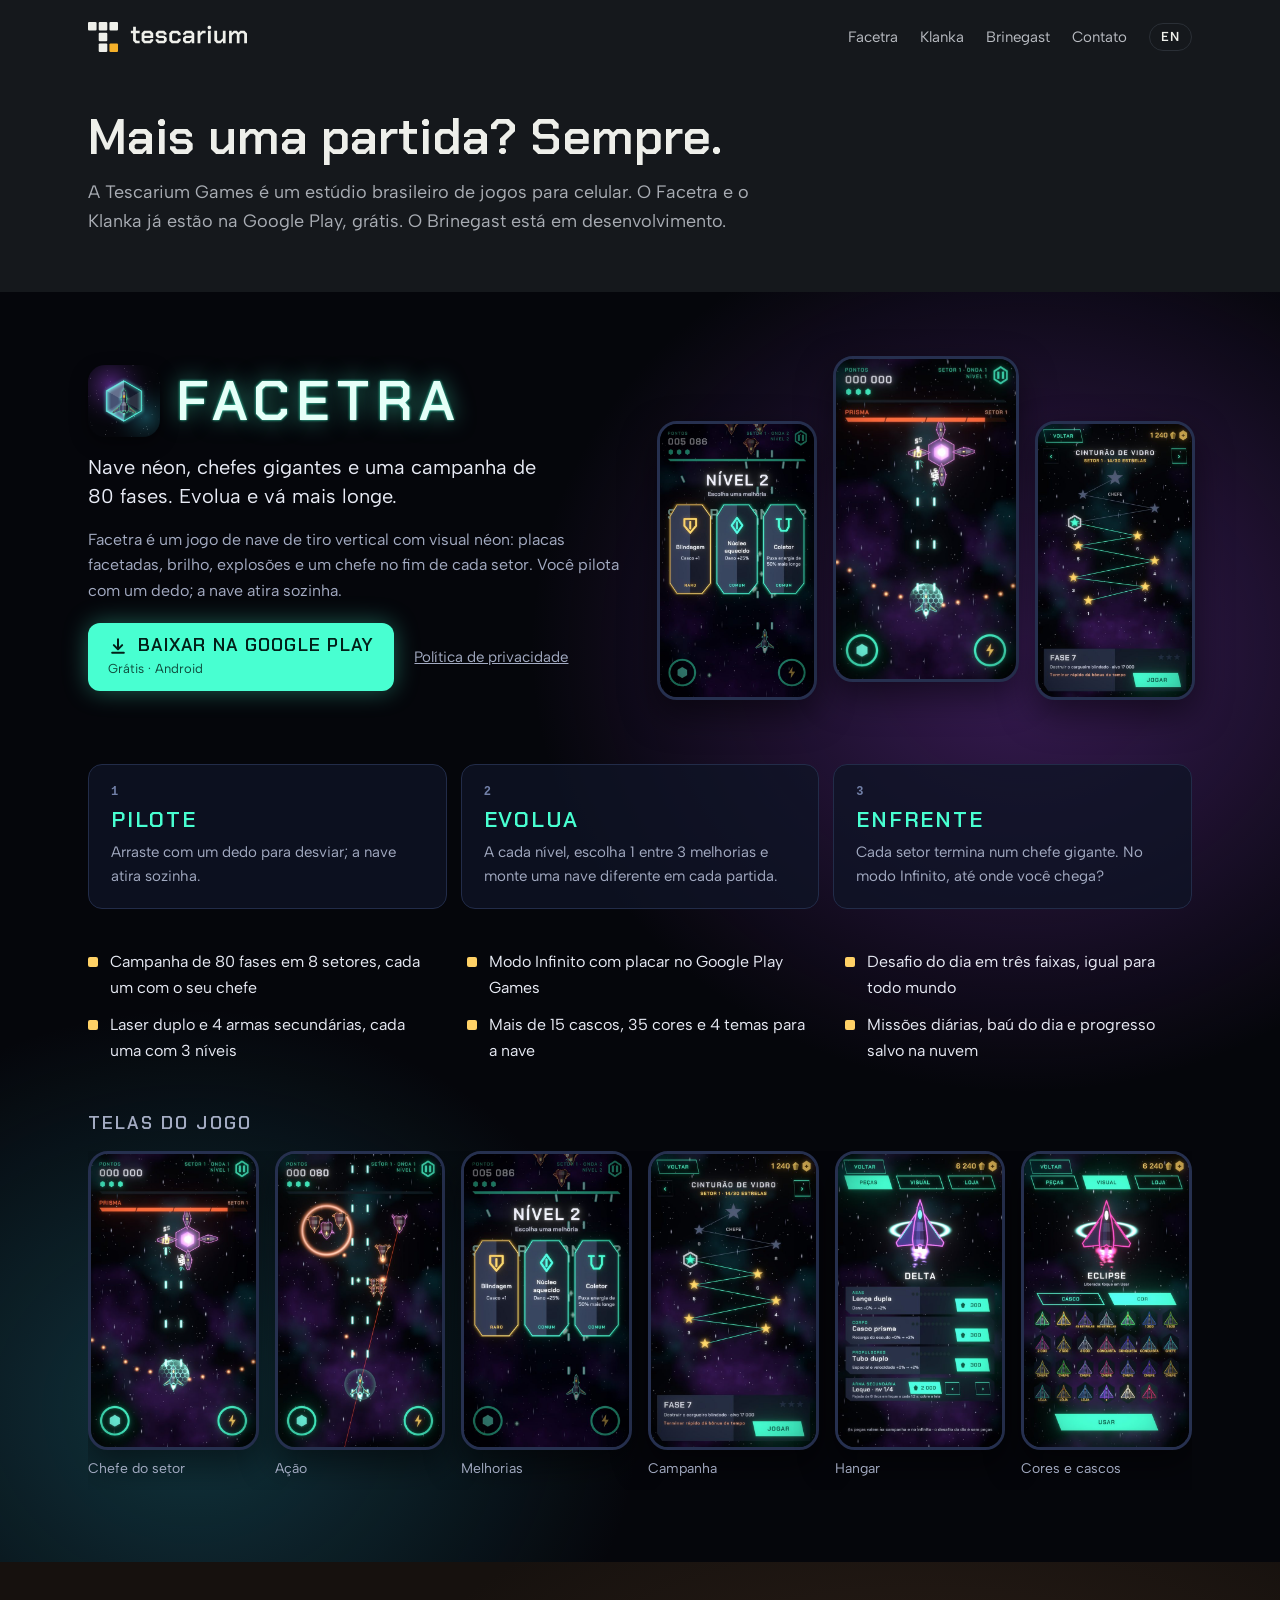
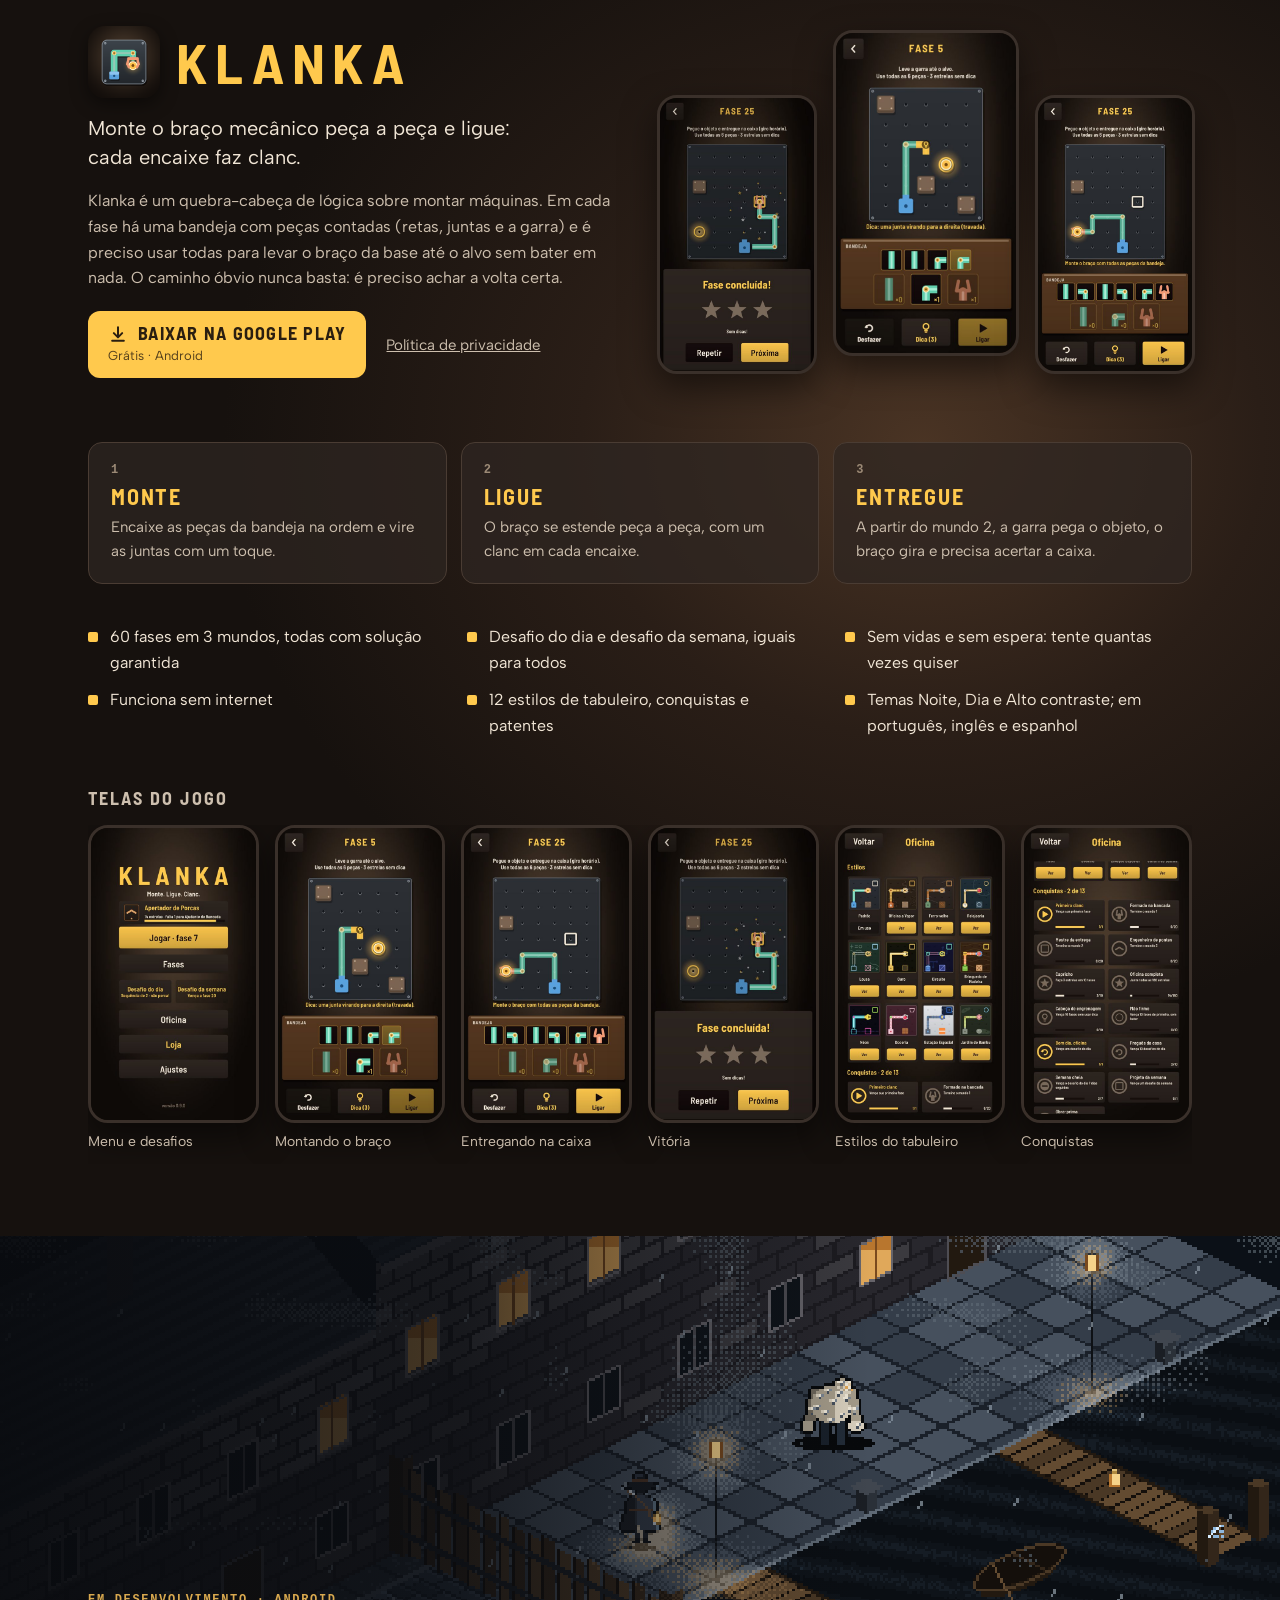
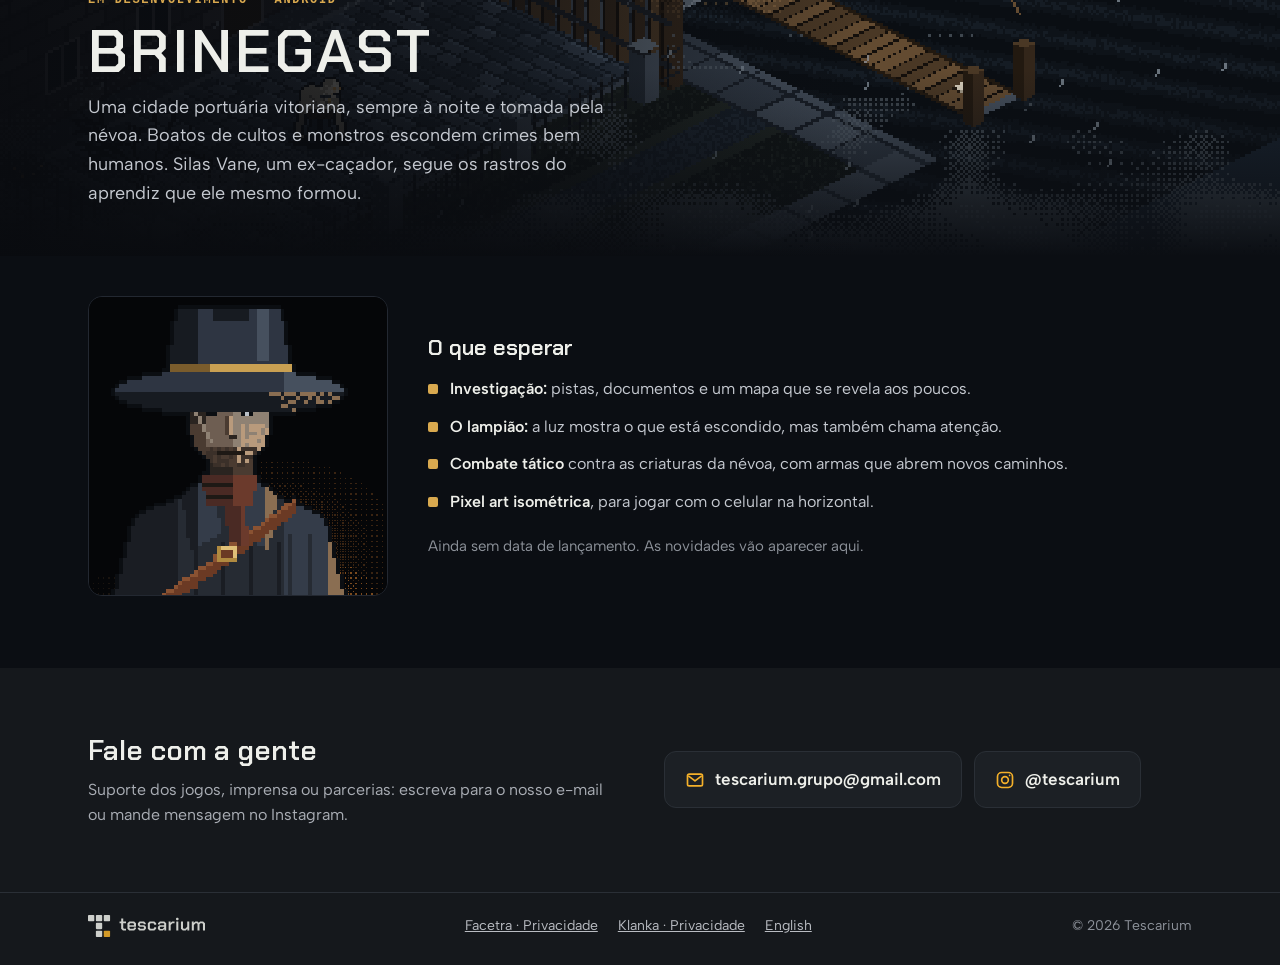
<file: index.html>
<!DOCTYPE html>
<html lang="pt-BR">
<head>
<meta charset="utf-8">
<meta name="viewport" content="width=device-width, initial-scale=1">
<title>Tescarium Games · Facetra, Klanka e Brinegast</title>
<meta name="description" content="Estúdio independente brasileiro de jogos para celular. Facetra, nave de tiro néon, e Klanka, puzzle de montar braços mecânicos, já estão na Google Play. Brinegast, horror gótico em pixel art, está em desenvolvimento.">
<link rel="canonical" href="https://tescarium.github.io/">
<link rel="alternate" hreflang="pt-BR" href="https://tescarium.github.io/">
<link rel="alternate" hreflang="en" href="https://tescarium.github.io/en/">
<link rel="alternate" hreflang="x-default" href="https://tescarium.github.io/en/">
<meta property="og:type" content="website">
<meta property="og:site_name" content="Tescarium">
<meta property="og:title" content="Tescarium Games · Facetra, Klanka e Brinegast">
<meta property="og:description" content="Facetra e Klanka já estão na Google Play. Brinegast está em desenvolvimento.">
<meta property="og:url" content="https://tescarium.github.io/">
<meta property="og:image" content="https://tescarium.github.io/img/og.jpg">
<meta property="og:image:width" content="1200">
<meta property="og:image:height" content="630">
<meta property="og:locale" content="pt_BR">
<meta property="og:locale:alternate" content="en_US">
<meta name="twitter:card" content="summary_large_image">
<meta name="theme-color" content="#15181C">
<link rel="icon" href="/favicon.ico" sizes="any">
<link rel="icon" href="/favicon.svg" type="image/svg+xml">
<link rel="apple-touch-icon" href="/apple-touch-icon.png">
<link rel="preload" href="/fonts/albert-sans.woff2" as="font" type="font/woff2" crossorigin>
<link rel="stylesheet" href="/estilo.css">
</head>
<body>
<a class="skip" href="#conteudo">Pular para o conteúdo</a>

<header class="wrap top">
  <a class="logo" href="/" aria-label="Tescarium, página inicial"><img src="/img/logo-horizontal-negativo.svg" alt="Tescarium" width="1187" height="224"></a>
  <nav aria-label="Seções">
    <a href="#facetra">Facetra</a>
    <a href="#klanka">Klanka</a>
    <a class="opt" href="#brinegast">Brinegast</a>
    <a class="sec" href="#contato">Contato</a>
    <a class="lang" href="/en/" hreflang="en" lang="en">EN</a>
  </nav>
</header>

<main id="conteudo">
  <section class="wrap studio">
    <!-- Slogan escolhido pelos usuários em 2026-11-10 (antes: "Jogos brasileiros para celular."). -->
    <h1>Mais uma partida? Sempre.</h1>
    <p>A Tescarium Games é um estúdio brasileiro de jogos para celular. O Facetra e o Klanka já estão na Google Play, grátis. O Brinegast está em desenvolvimento.</p>
  </section>

  <!-- ===== FACETRA ===== -->
  <section class="jogo facetra" id="facetra" aria-labelledby="facetra-titulo">
    <div class="wrap">
      <div class="g-hero">
        <div class="g-text">
          <div class="g-name"><img src="/img/facetra-icone.png" alt="" width="256" height="256"><h2 id="facetra-titulo">FACETRA</h2></div>
          <p class="g-lead">Nave néon, chefes gigantes e uma campanha de 80 fases. Evolua e vá mais longe.</p>
          <p class="g-desc">Facetra é um jogo de nave de tiro vertical com visual néon: placas facetadas, brilho, explosões e um chefe no fim de cada setor. Você pilota com um dedo; a nave atira sozinha.</p>
          <div class="g-actions">
            <!-- Publicado na Google Play em 2026-11-10. -->
            <a class="cta" href="https://play.google.com/store/apps/details?id=com.tescarium.facetra"><b><svg viewBox="0 0 24 24" fill="none" stroke="currentColor" stroke-width="2.4" stroke-linecap="round" stroke-linejoin="round" aria-hidden="true"><path d="M12 4v11M7 11l5 5 5-5M5 20h14"/></svg>Baixar na Google Play</b><small>Grátis · Android</small></a>
            <a href="/facetra/privacidade/">Política de privacidade</a>
          </div>
        </div>
        <div class="phones">
          <img class="phone" src="/img/facetra-03.jpg" alt="Escolha de 1 entre 3 melhorias ao subir de nível" width="540" height="960">
          <img class="phone mid" src="/img/facetra-01.jpg" alt="Batalha contra o chefe Prisma, com a nave protegida pelo escudo" width="540" height="960">
          <img class="phone" src="/img/facetra-04.jpg" alt="Mapa da campanha com as fases do setor" width="540" height="960">
        </div>
      </div>

      <div class="g-how">
        <div class="step"><i>1</i><b>Pilote</b><span>Arraste com um dedo para desviar; a nave atira sozinha.</span></div>
        <div class="step"><i>2</i><b>Evolua</b><span>A cada nível, escolha 1 entre 3 melhorias e monte uma nave diferente em cada partida.</span></div>
        <div class="step"><i>3</i><b>Enfrente</b><span>Cada setor termina num chefe gigante. No modo Infinito, até onde você chega?</span></div>
      </div>

      <ul class="g-feats">
        <li>Campanha de 80 fases em 8 setores, cada um com o seu chefe</li>
        <li>Modo Infinito com placar no Google Play Games</li>
        <li>Desafio do dia em três faixas, igual para todo mundo</li>
        <li>Laser duplo e 4 armas secundárias, cada uma com 3 níveis</li>
        <li>Mais de 15 cascos, 35 cores e 4 temas para a nave</li>
        <li>Missões diárias, baú do dia e progresso salvo na nuvem</li>
      </ul>

      <div class="g-shots">
        <h3>Telas do jogo</h3>
        <div class="shots">
          <figure><img class="phone" src="/img/facetra-01.jpg" alt="" width="540" height="960" loading="lazy"><figcaption>Chefe do setor</figcaption></figure>
          <figure><img class="phone" src="/img/facetra-02.jpg" alt="" width="540" height="960" loading="lazy"><figcaption>Ação</figcaption></figure>
          <figure><img class="phone" src="/img/facetra-03.jpg" alt="" width="540" height="960" loading="lazy"><figcaption>Melhorias</figcaption></figure>
          <figure><img class="phone" src="/img/facetra-04.jpg" alt="" width="540" height="960" loading="lazy"><figcaption>Campanha</figcaption></figure>
          <figure><img class="phone" src="/img/facetra-05.jpg" alt="" width="540" height="960" loading="lazy"><figcaption>Hangar</figcaption></figure>
          <figure><img class="phone" src="/img/facetra-06.jpg" alt="" width="540" height="960" loading="lazy"><figcaption>Cores e cascos</figcaption></figure>
        </div>
      </div>
    </div>
  </section>

  <!-- ===== KLANKA ===== -->
  <section class="jogo klanka" id="klanka" aria-labelledby="klanka-titulo">
    <div class="wrap">
      <div class="g-hero">
        <div class="g-text">
          <div class="g-name"><img src="/img/klanka-icone.png" alt="" width="512" height="512" loading="lazy"><h2 id="klanka-titulo">KLANKA</h2></div>
          <p class="g-lead">Monte o braço mecânico peça a peça e ligue: cada encaixe faz clanc.</p>
          <p class="g-desc">Klanka é um quebra-cabeça de lógica sobre montar máquinas. Em cada fase há uma bandeja com peças contadas (retas, juntas e a garra) e é preciso usar todas para levar o braço da base até o alvo sem bater em nada. O caminho óbvio nunca basta: é preciso achar a volta certa.</p>
          <div class="g-actions">
            <!-- Publicado na Google Play em 2026-11-02. -->
            <a class="cta" href="https://play.google.com/store/apps/details?id=com.tescarium.klanka"><b><svg viewBox="0 0 24 24" fill="none" stroke="currentColor" stroke-width="2.4" stroke-linecap="round" stroke-linejoin="round" aria-hidden="true"><path d="M12 4v11M7 11l5 5 5-5M5 20h14"/></svg>Baixar na Google Play</b><small>Grátis · Android</small></a>
            <a href="/klanka/privacidade/">Política de privacidade</a>
          </div>
        </div>
        <div class="phones">
          <img class="phone" src="/img/klanka-04.jpg" alt="Tela de vitória com três estrelas" width="540" height="960" loading="lazy">
          <img class="phone mid" src="/img/klanka-02.jpg" alt="Fase 5: montando o braço na grade, com a bandeja de peças embaixo" width="540" height="960" loading="lazy">
          <img class="phone" src="/img/klanka-03.jpg" alt="Fase do mundo 2: o braço entrega o objeto na caixa" width="540" height="960" loading="lazy">
        </div>
      </div>

      <div class="g-how">
        <div class="step"><i>1</i><b>Monte</b><span>Encaixe as peças da bandeja na ordem e vire as juntas com um toque.</span></div>
        <div class="step"><i>2</i><b>Ligue</b><span>O braço se estende peça a peça, com um clanc em cada encaixe.</span></div>
        <div class="step"><i>3</i><b>Entregue</b><span>A partir do mundo 2, a garra pega o objeto, o braço gira e precisa acertar a caixa.</span></div>
      </div>

      <ul class="g-feats">
        <li>60 fases em 3 mundos, todas com solução garantida</li>
        <li>Desafio do dia e desafio da semana, iguais para todos</li>
        <li>Sem vidas e sem espera: tente quantas vezes quiser</li>
        <li>Funciona sem internet</li>
        <li>12 estilos de tabuleiro, conquistas e patentes</li>
        <li>Temas Noite, Dia e Alto contraste; em português, inglês e espanhol</li>
      </ul>

      <div class="g-shots">
        <h3>Telas do jogo</h3>
        <div class="shots">
          <figure><img class="phone" src="/img/klanka-01.jpg" alt="" width="540" height="960" loading="lazy"><figcaption>Menu e desafios</figcaption></figure>
          <figure><img class="phone" src="/img/klanka-02.jpg" alt="" width="540" height="960" loading="lazy"><figcaption>Montando o braço</figcaption></figure>
          <figure><img class="phone" src="/img/klanka-03.jpg" alt="" width="540" height="960" loading="lazy"><figcaption>Entregando na caixa</figcaption></figure>
          <figure><img class="phone" src="/img/klanka-04.jpg" alt="" width="540" height="960" loading="lazy"><figcaption>Vitória</figcaption></figure>
          <figure><img class="phone" src="/img/klanka-05.jpg" alt="" width="540" height="960" loading="lazy"><figcaption>Estilos do tabuleiro</figcaption></figure>
          <figure><img class="phone" src="/img/klanka-06.jpg" alt="" width="540" height="960" loading="lazy"><figcaption>Conquistas</figcaption></figure>
        </div>
      </div>
    </div>
  </section>

  <!-- ===== BRINEGAST ===== -->
  <section class="brinegast" id="brinegast" aria-labelledby="brinegast-titulo">
    <div class="b-scene">
      <img class="px" src="/img/brinegast-docas.png" alt="As Docas de Brinegast à noite, com lampiões, névoa e criaturas na rua" width="1440" height="810" loading="lazy">
      <div class="wrap b-text">
        <div>
          <span class="eyebrow">Em desenvolvimento · Android</span>
          <h2 id="brinegast-titulo">BRINEGAST</h2>
          <p>Uma cidade portuária vitoriana, sempre à noite e tomada pela névoa. Boatos de cultos e monstros escondem crimes bem humanos. Silas Vane, um ex-caçador, segue os rastros do aprendiz que ele mesmo formou.</p>
        </div>
      </div>
    </div>
    <div class="wrap b-more">
      <img class="px portrait" src="/img/brinegast-silas.png" alt="Retrato de Silas Vane em pixel art, de chapéu de abas largas" width="680" height="680" loading="lazy">
      <div>
        <h3>O que esperar</h3>
        <ul>
          <li><span><b>Investigação:</b> pistas, documentos e um mapa que se revela aos poucos.</span></li>
          <li><span><b>O lampião:</b> a luz mostra o que está escondido, mas também chama atenção.</span></li>
          <li><span><b>Combate tático</b> contra as criaturas da névoa, com armas que abrem novos caminhos.</span></li>
          <li><span><b>Pixel art isométrica</b>, para jogar com o celular na horizontal.</span></li>
        </ul>
        <p class="b-note">Ainda sem data de lançamento. As novidades vão aparecer aqui.</p>
      </div>
    </div>
  </section>

  <section class="wrap contact" id="contato" aria-labelledby="contato-titulo">
    <div>
      <h2 id="contato-titulo">Fale com a gente</h2>
      <p>Suporte dos jogos, imprensa ou parcerias: escreva para o nosso e-mail ou mande mensagem no Instagram.</p>
    </div>
    <div class="links">
      <a class="mail" href="mailto:tescarium.grupo@gmail.com"><svg viewBox="0 0 24 24" fill="none" stroke="currentColor" stroke-width="2" stroke-linejoin="round" aria-hidden="true"><rect x="3" y="5" width="18" height="14" rx="2"/><path d="m4 7 8 6 8-6"/></svg>tescarium.grupo@gmail.com</a>
      <a class="mail" href="https://www.instagram.com/tescarium/"><svg viewBox="0 0 24 24" fill="none" stroke="currentColor" stroke-width="2" aria-hidden="true"><rect x="3" y="3" width="18" height="18" rx="5"/><circle cx="12" cy="12" r="4"/><circle cx="17.5" cy="6.5" r="1" fill="currentColor" stroke="none"/></svg>@tescarium</a>
    </div>
  </section>
</main>

<footer>
  <div class="wrap">
    <img src="/img/logo-horizontal-negativo.svg" alt="Tescarium" width="1187" height="224">
    <nav aria-label="Rodapé">
      <a href="/facetra/privacidade/">Facetra · Privacidade</a>
      <a href="/klanka/privacidade/">Klanka · Privacidade</a>
      <a href="/en/" hreflang="en" lang="en">English</a>
    </nav>
    <span>© 2026 Tescarium</span>
  </div>
</footer>
</body>
</html>
</file>
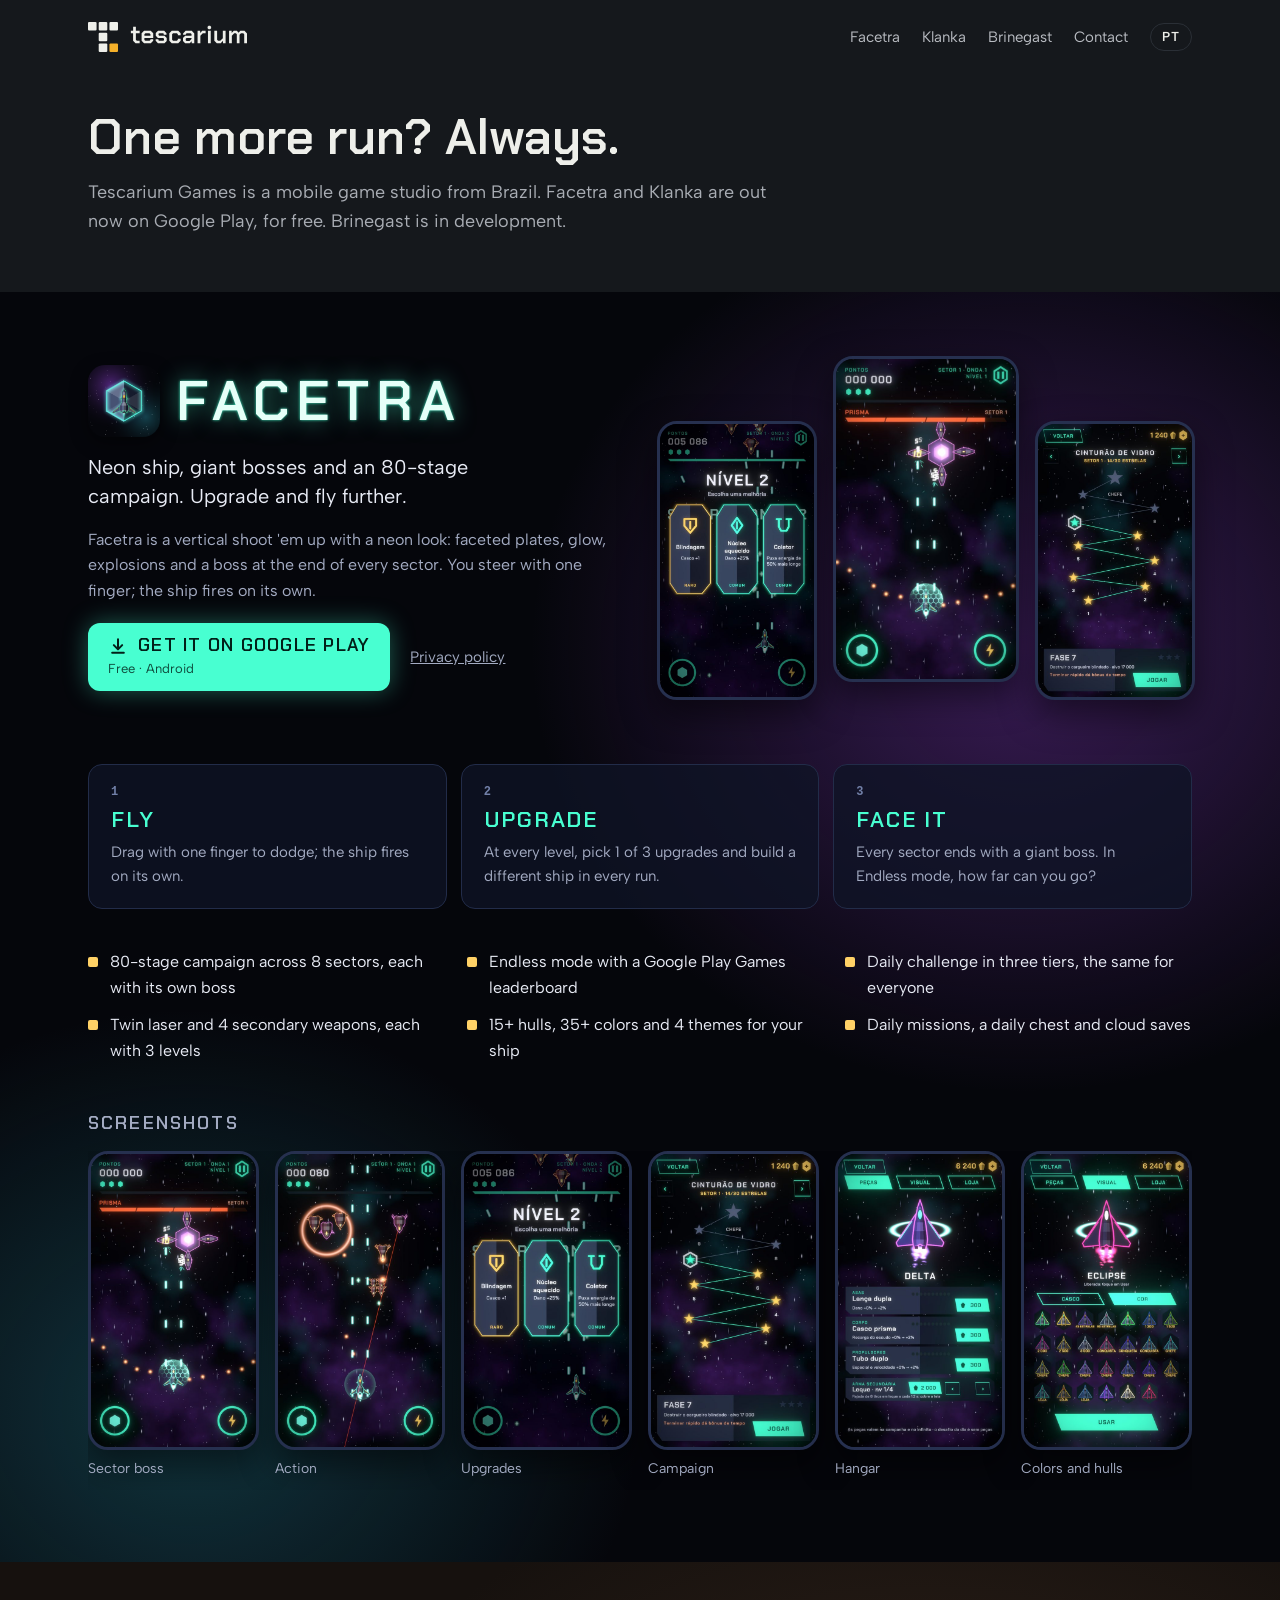
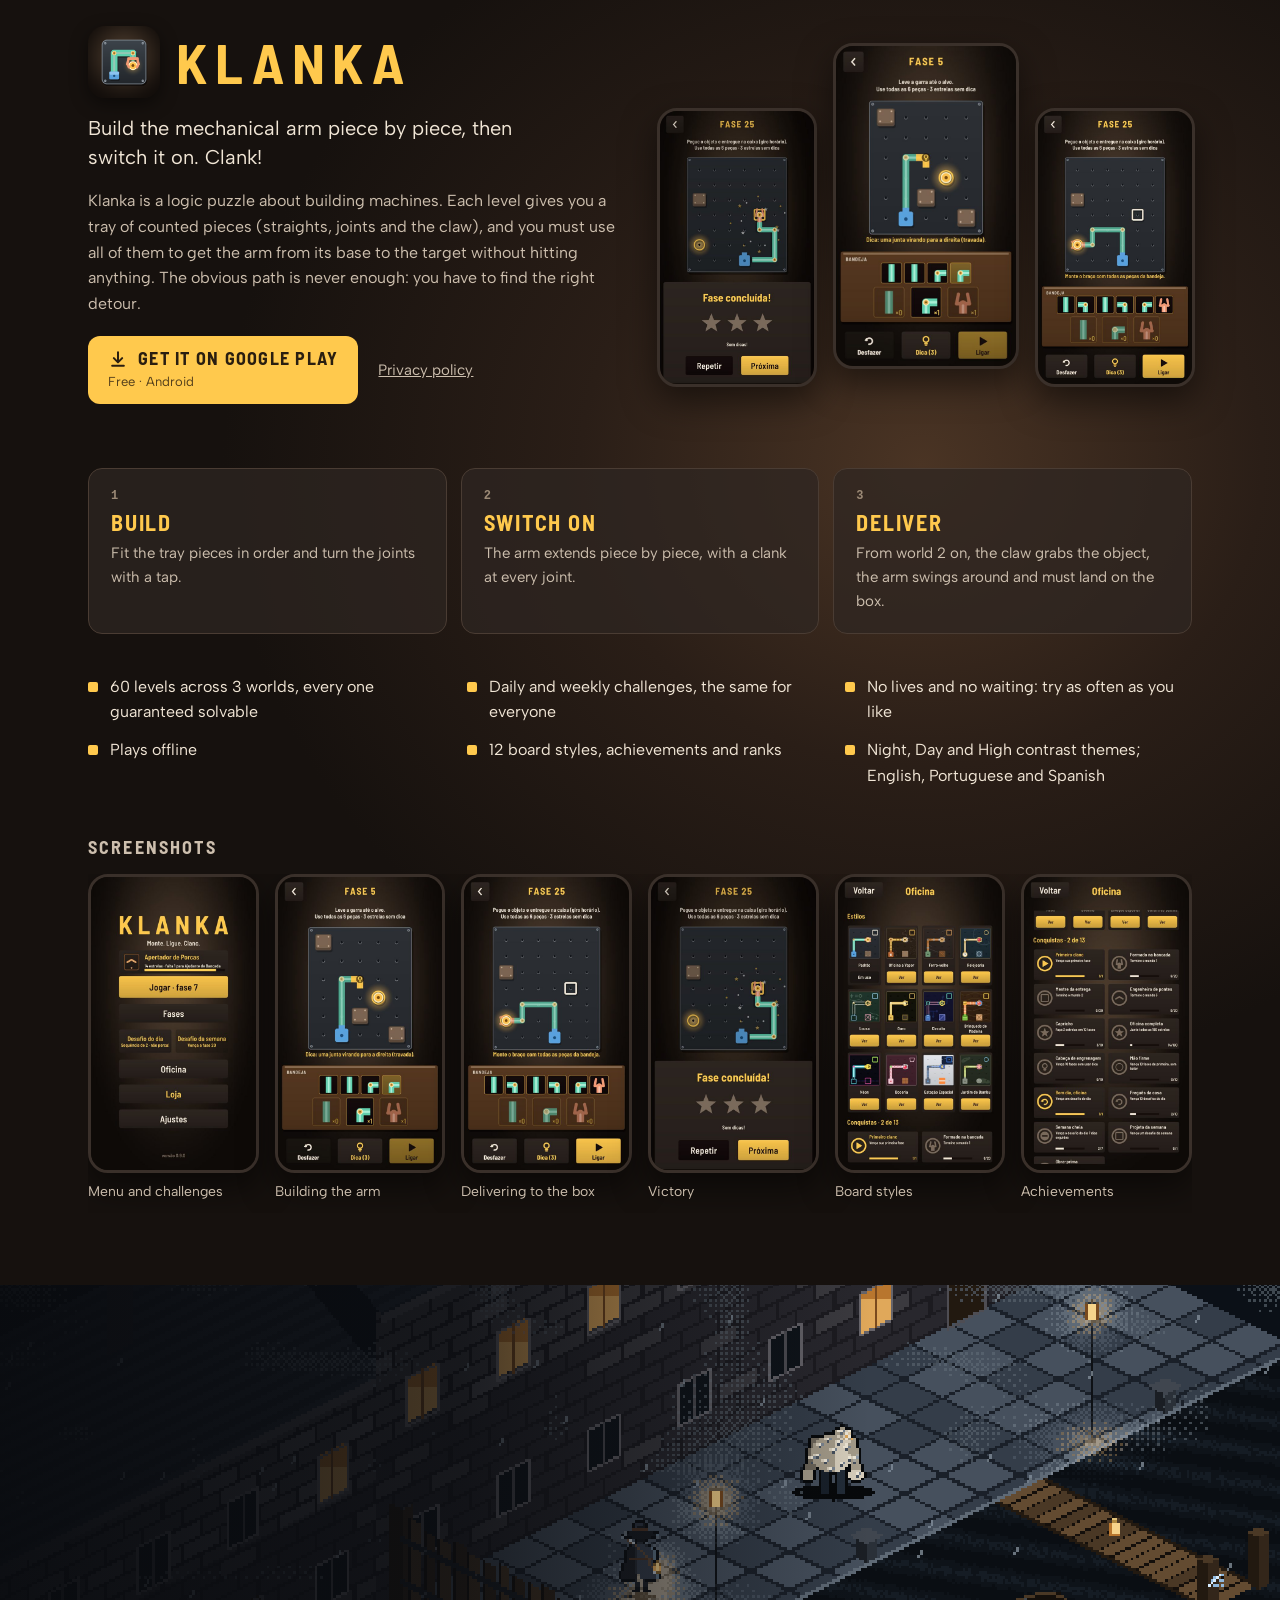
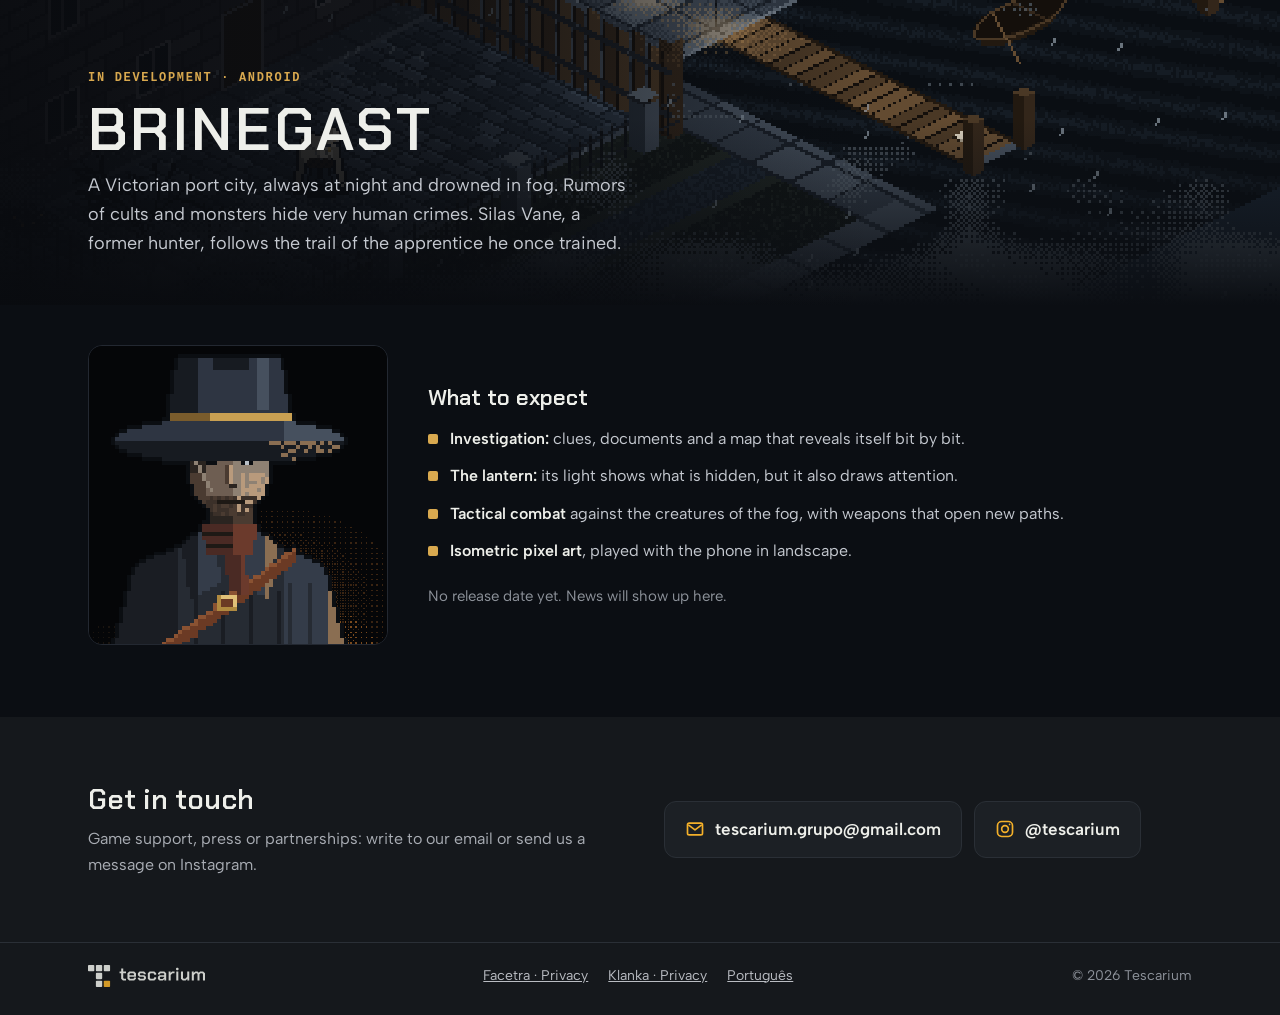
<file: en/index.html>
<!DOCTYPE html>
<html lang="en">
<head>
<meta charset="utf-8">
<meta name="viewport" content="width=device-width, initial-scale=1">
<title>Tescarium Games · Facetra, Klanka and Brinegast</title>
<meta name="description" content="Independent mobile game studio from Brazil. Facetra, a neon shoot 'em up, and Klanka, a puzzle about building mechanical arms, are out now on Google Play. Brinegast, a gothic horror game in pixel art, is in development.">
<link rel="canonical" href="https://tescarium.github.io/en/">
<link rel="alternate" hreflang="pt-BR" href="https://tescarium.github.io/">
<link rel="alternate" hreflang="en" href="https://tescarium.github.io/en/">
<link rel="alternate" hreflang="x-default" href="https://tescarium.github.io/en/">
<meta property="og:type" content="website">
<meta property="og:site_name" content="Tescarium">
<meta property="og:title" content="Tescarium Games · Facetra, Klanka and Brinegast">
<meta property="og:description" content="Facetra and Klanka are out now on Google Play. Brinegast is in development.">
<meta property="og:url" content="https://tescarium.github.io/en/">
<meta property="og:image" content="https://tescarium.github.io/img/og.jpg">
<meta property="og:image:width" content="1200">
<meta property="og:image:height" content="630">
<meta property="og:locale" content="en_US">
<meta property="og:locale:alternate" content="pt_BR">
<meta name="twitter:card" content="summary_large_image">
<meta name="theme-color" content="#15181C">
<link rel="icon" href="/favicon.ico" sizes="any">
<link rel="icon" href="/favicon.svg" type="image/svg+xml">
<link rel="apple-touch-icon" href="/apple-touch-icon.png">
<link rel="preload" href="/fonts/albert-sans.woff2" as="font" type="font/woff2" crossorigin>
<link rel="stylesheet" href="/estilo.css">
</head>
<body>
<a class="skip" href="#content">Skip to content</a>

<header class="wrap top">
  <a class="logo" href="/en/" aria-label="Tescarium, home"><img src="/img/logo-horizontal-negativo.svg" alt="Tescarium" width="1187" height="224"></a>
  <nav aria-label="Sections">
    <a href="#facetra">Facetra</a>
    <a href="#klanka">Klanka</a>
    <a class="opt" href="#brinegast">Brinegast</a>
    <a class="sec" href="#contact">Contact</a>
    <a class="lang" href="/" hreflang="pt-BR" lang="pt-BR">PT</a>
  </nav>
</header>

<main id="content">
  <section class="wrap studio">
    <!-- Slogan chosen on 2026-11-10 (before: "Mobile games made in Brazil."). -->
    <h1>One more run? Always.</h1>
    <p>Tescarium Games is a mobile game studio from Brazil. Facetra and Klanka are out now on Google Play, for free. Brinegast is in development.</p>
  </section>

  <!-- ===== FACETRA ===== -->
  <section class="jogo facetra" id="facetra" aria-labelledby="facetra-title">
    <div class="wrap">
      <div class="g-hero">
        <div class="g-text">
          <div class="g-name"><img src="/img/facetra-icone.png" alt="" width="256" height="256"><h2 id="facetra-title">FACETRA</h2></div>
          <p class="g-lead">Neon ship, giant bosses and an 80-stage campaign. Upgrade and fly further.</p>
          <p class="g-desc">Facetra is a vertical shoot 'em up with a neon look: faceted plates, glow, explosions and a boss at the end of every sector. You steer with one finger; the ship fires on its own.</p>
          <div class="g-actions">
            <!-- Published on Google Play on 2026-11-10. -->
            <a class="cta" href="https://play.google.com/store/apps/details?id=com.tescarium.facetra"><b><svg viewBox="0 0 24 24" fill="none" stroke="currentColor" stroke-width="2.4" stroke-linecap="round" stroke-linejoin="round" aria-hidden="true"><path d="M12 4v11M7 11l5 5 5-5M5 20h14"/></svg>Get it on Google Play</b><small>Free · Android</small></a>
            <a href="/facetra/privacidade/#en">Privacy policy</a>
          </div>
        </div>
        <div class="phones">
          <img class="phone" src="/img/facetra-03.jpg" alt="Picking 1 of 3 upgrades after leveling up" width="540" height="960">
          <img class="phone mid" src="/img/facetra-01.jpg" alt="Fighting the Prisma boss, with the ship's shield up" width="540" height="960">
          <img class="phone" src="/img/facetra-04.jpg" alt="Campaign map with the sector's stages" width="540" height="960">
        </div>
      </div>

      <div class="g-how">
        <div class="step"><i>1</i><b>Fly</b><span>Drag with one finger to dodge; the ship fires on its own.</span></div>
        <div class="step"><i>2</i><b>Upgrade</b><span>At every level, pick 1 of 3 upgrades and build a different ship in every run.</span></div>
        <div class="step"><i>3</i><b>Face it</b><span>Every sector ends with a giant boss. In Endless mode, how far can you go?</span></div>
      </div>

      <ul class="g-feats">
        <li>80-stage campaign across 8 sectors, each with its own boss</li>
        <li>Endless mode with a Google Play Games leaderboard</li>
        <li>Daily challenge in three tiers, the same for everyone</li>
        <li>Twin laser and 4 secondary weapons, each with 3 levels</li>
        <li>15+ hulls, 35+ colors and 4 themes for your ship</li>
        <li>Daily missions, a daily chest and cloud saves</li>
      </ul>

      <div class="g-shots">
        <h3>Screenshots</h3>
        <div class="shots">
          <figure><img class="phone" src="/img/facetra-01.jpg" alt="" width="540" height="960" loading="lazy"><figcaption>Sector boss</figcaption></figure>
          <figure><img class="phone" src="/img/facetra-02.jpg" alt="" width="540" height="960" loading="lazy"><figcaption>Action</figcaption></figure>
          <figure><img class="phone" src="/img/facetra-03.jpg" alt="" width="540" height="960" loading="lazy"><figcaption>Upgrades</figcaption></figure>
          <figure><img class="phone" src="/img/facetra-04.jpg" alt="" width="540" height="960" loading="lazy"><figcaption>Campaign</figcaption></figure>
          <figure><img class="phone" src="/img/facetra-05.jpg" alt="" width="540" height="960" loading="lazy"><figcaption>Hangar</figcaption></figure>
          <figure><img class="phone" src="/img/facetra-06.jpg" alt="" width="540" height="960" loading="lazy"><figcaption>Colors and hulls</figcaption></figure>
        </div>
      </div>
    </div>
  </section>

  <!-- ===== KLANKA ===== -->
  <section class="jogo klanka" id="klanka" aria-labelledby="klanka-title">
    <div class="wrap">
      <div class="g-hero">
        <div class="g-text">
          <div class="g-name"><img src="/img/klanka-icone.png" alt="" width="512" height="512" loading="lazy"><h2 id="klanka-title">KLANKA</h2></div>
          <p class="g-lead">Build the mechanical arm piece by piece, then switch it on. Clank!</p>
          <p class="g-desc">Klanka is a logic puzzle about building machines. Each level gives you a tray of counted pieces (straights, joints and the claw), and you must use all of them to get the arm from its base to the target without hitting anything. The obvious path is never enough: you have to find the right detour.</p>
          <div class="g-actions">
            <!-- Published on Google Play on 2026-11-02. -->
            <a class="cta" href="https://play.google.com/store/apps/details?id=com.tescarium.klanka"><b><svg viewBox="0 0 24 24" fill="none" stroke="currentColor" stroke-width="2.4" stroke-linecap="round" stroke-linejoin="round" aria-hidden="true"><path d="M12 4v11M7 11l5 5 5-5M5 20h14"/></svg>Get it on Google Play</b><small>Free · Android</small></a>
            <a href="/klanka/privacidade/#en">Privacy policy</a>
          </div>
        </div>
        <div class="phones">
          <img class="phone" src="/img/klanka-04.jpg" alt="Victory screen with three stars" width="540" height="960" loading="lazy">
          <img class="phone mid" src="/img/klanka-02.jpg" alt="Level 5: building the arm on the grid, with the tray of pieces below" width="540" height="960" loading="lazy">
          <img class="phone" src="/img/klanka-03.jpg" alt="World 2 level: the arm delivers the object to the box" width="540" height="960" loading="lazy">
        </div>
      </div>

      <div class="g-how">
        <div class="step"><i>1</i><b>Build</b><span>Fit the tray pieces in order and turn the joints with a tap.</span></div>
        <div class="step"><i>2</i><b>Switch on</b><span>The arm extends piece by piece, with a clank at every joint.</span></div>
        <div class="step"><i>3</i><b>Deliver</b><span>From world 2 on, the claw grabs the object, the arm swings around and must land on the box.</span></div>
      </div>

      <ul class="g-feats">
        <li>60 levels across 3 worlds, every one guaranteed solvable</li>
        <li>Daily and weekly challenges, the same for everyone</li>
        <li>No lives and no waiting: try as often as you like</li>
        <li>Plays offline</li>
        <li>12 board styles, achievements and ranks</li>
        <li>Night, Day and High contrast themes; English, Portuguese and Spanish</li>
      </ul>

      <div class="g-shots">
        <h3>Screenshots</h3>
        <div class="shots">
          <figure><img class="phone" src="/img/klanka-01.jpg" alt="" width="540" height="960" loading="lazy"><figcaption>Menu and challenges</figcaption></figure>
          <figure><img class="phone" src="/img/klanka-02.jpg" alt="" width="540" height="960" loading="lazy"><figcaption>Building the arm</figcaption></figure>
          <figure><img class="phone" src="/img/klanka-03.jpg" alt="" width="540" height="960" loading="lazy"><figcaption>Delivering to the box</figcaption></figure>
          <figure><img class="phone" src="/img/klanka-04.jpg" alt="" width="540" height="960" loading="lazy"><figcaption>Victory</figcaption></figure>
          <figure><img class="phone" src="/img/klanka-05.jpg" alt="" width="540" height="960" loading="lazy"><figcaption>Board styles</figcaption></figure>
          <figure><img class="phone" src="/img/klanka-06.jpg" alt="" width="540" height="960" loading="lazy"><figcaption>Achievements</figcaption></figure>
        </div>
      </div>
    </div>
  </section>

  <!-- ===== BRINEGAST ===== -->
  <section class="brinegast" id="brinegast" aria-labelledby="brinegast-title">
    <div class="b-scene">
      <img class="px" src="/img/brinegast-docas.png" alt="The Brinegast docks at night, with lamps, fog and creatures in the street" width="1440" height="810" loading="lazy">
      <div class="wrap b-text">
        <div>
          <span class="eyebrow">In development · Android</span>
          <h2 id="brinegast-title">BRINEGAST</h2>
          <p>A Victorian port city, always at night and drowned in fog. Rumors of cults and monsters hide very human crimes. Silas Vane, a former hunter, follows the trail of the apprentice he once trained.</p>
        </div>
      </div>
    </div>
    <div class="wrap b-more">
      <img class="px portrait" src="/img/brinegast-silas.png" alt="Pixel art portrait of Silas Vane in a wide-brimmed hat" width="680" height="680" loading="lazy">
      <div>
        <h3>What to expect</h3>
        <ul>
          <li><span><b>Investigation:</b> clues, documents and a map that reveals itself bit by bit.</span></li>
          <li><span><b>The lantern:</b> its light shows what is hidden, but it also draws attention.</span></li>
          <li><span><b>Tactical combat</b> against the creatures of the fog, with weapons that open new paths.</span></li>
          <li><span><b>Isometric pixel art</b>, played with the phone in landscape.</span></li>
        </ul>
        <p class="b-note">No release date yet. News will show up here.</p>
      </div>
    </div>
  </section>

  <section class="wrap contact" id="contact" aria-labelledby="contact-title">
    <div>
      <h2 id="contact-title">Get in touch</h2>
      <p>Game support, press or partnerships: write to our email or send us a message on Instagram.</p>
    </div>
    <div class="links">
      <a class="mail" href="mailto:tescarium.grupo@gmail.com"><svg viewBox="0 0 24 24" fill="none" stroke="currentColor" stroke-width="2" stroke-linejoin="round" aria-hidden="true"><rect x="3" y="5" width="18" height="14" rx="2"/><path d="m4 7 8 6 8-6"/></svg>tescarium.grupo@gmail.com</a>
      <a class="mail" href="https://www.instagram.com/tescarium/"><svg viewBox="0 0 24 24" fill="none" stroke="currentColor" stroke-width="2" aria-hidden="true"><rect x="3" y="3" width="18" height="18" rx="5"/><circle cx="12" cy="12" r="4"/><circle cx="17.5" cy="6.5" r="1" fill="currentColor" stroke="none"/></svg>@tescarium</a>
    </div>
  </section>
</main>

<footer>
  <div class="wrap">
    <img src="/img/logo-horizontal-negativo.svg" alt="Tescarium" width="1187" height="224">
    <nav aria-label="Footer">
      <a href="/facetra/privacidade/#en">Facetra · Privacy</a>
      <a href="/klanka/privacidade/#en">Klanka · Privacy</a>
      <a href="/" hreflang="pt-BR" lang="pt-BR">Português</a>
    </nav>
    <span>© 2026 Tescarium</span>
  </div>
</footer>
</body>
</html>
</file>
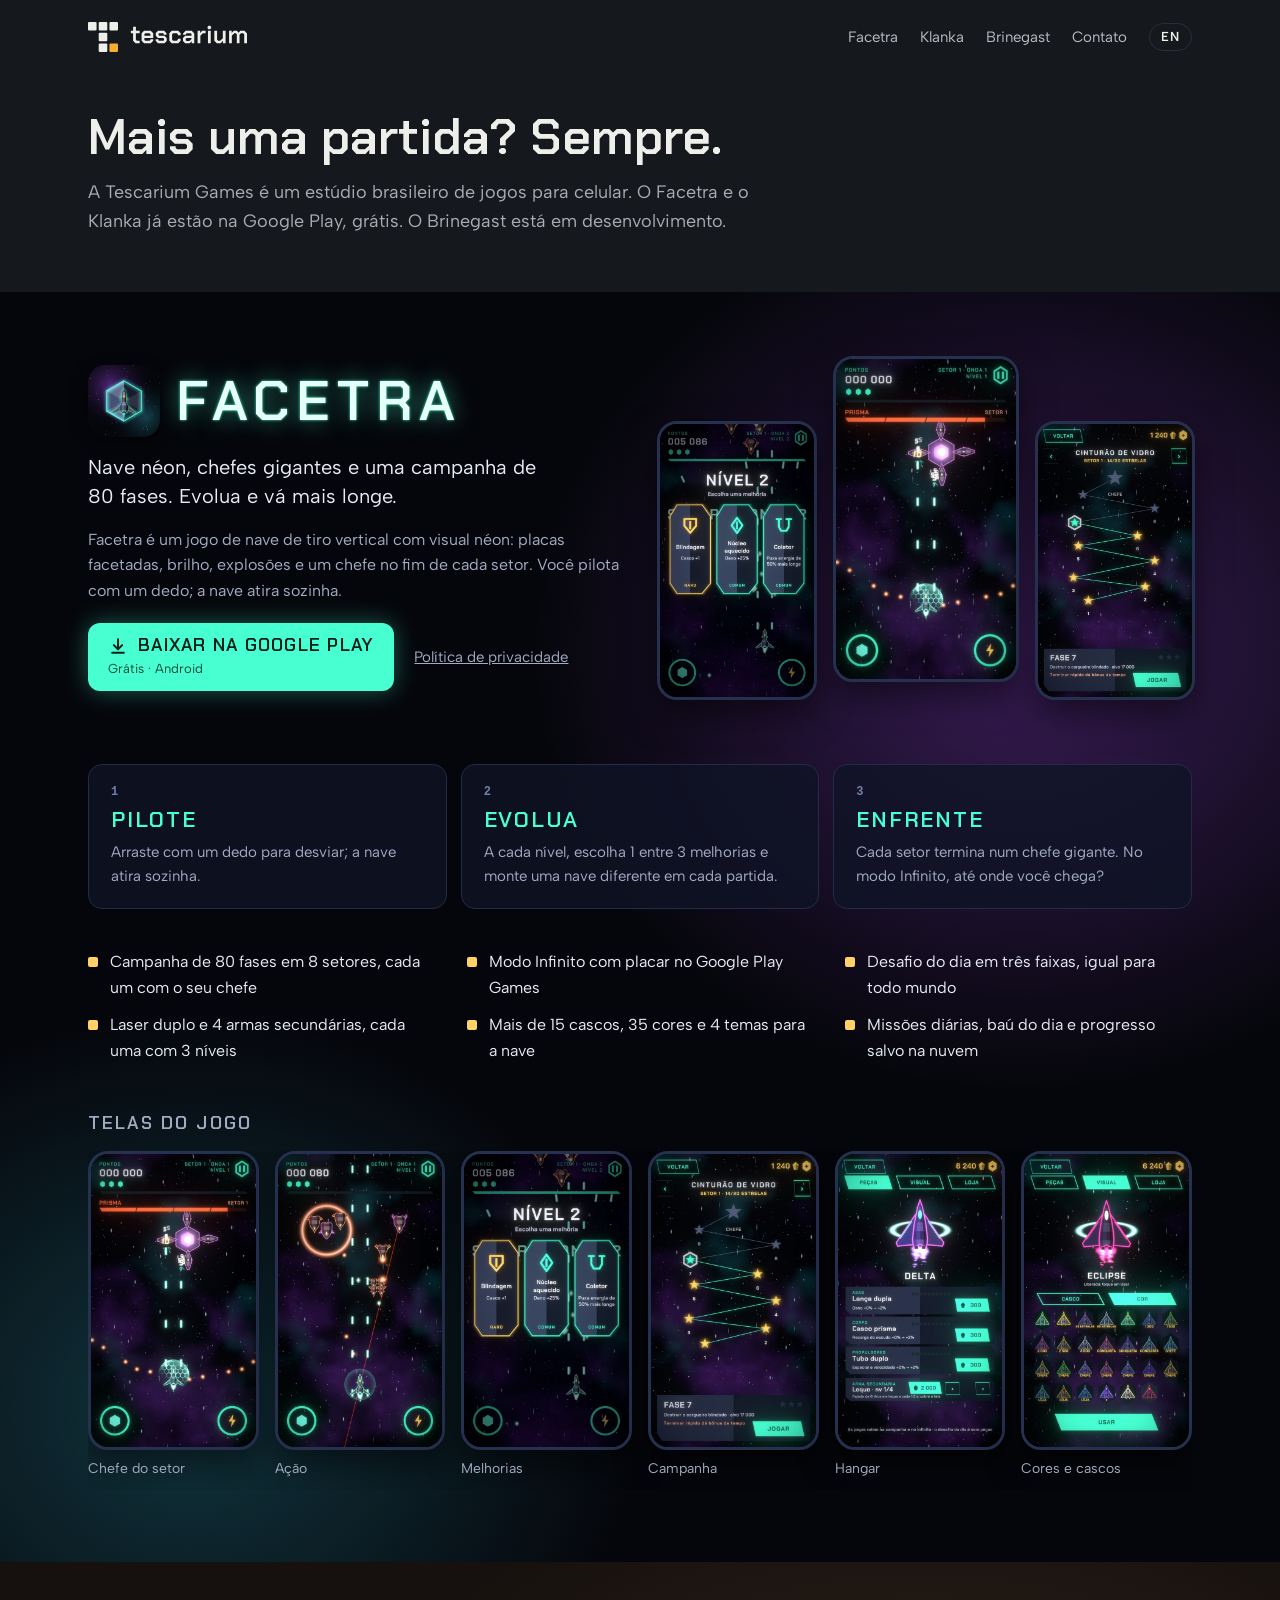
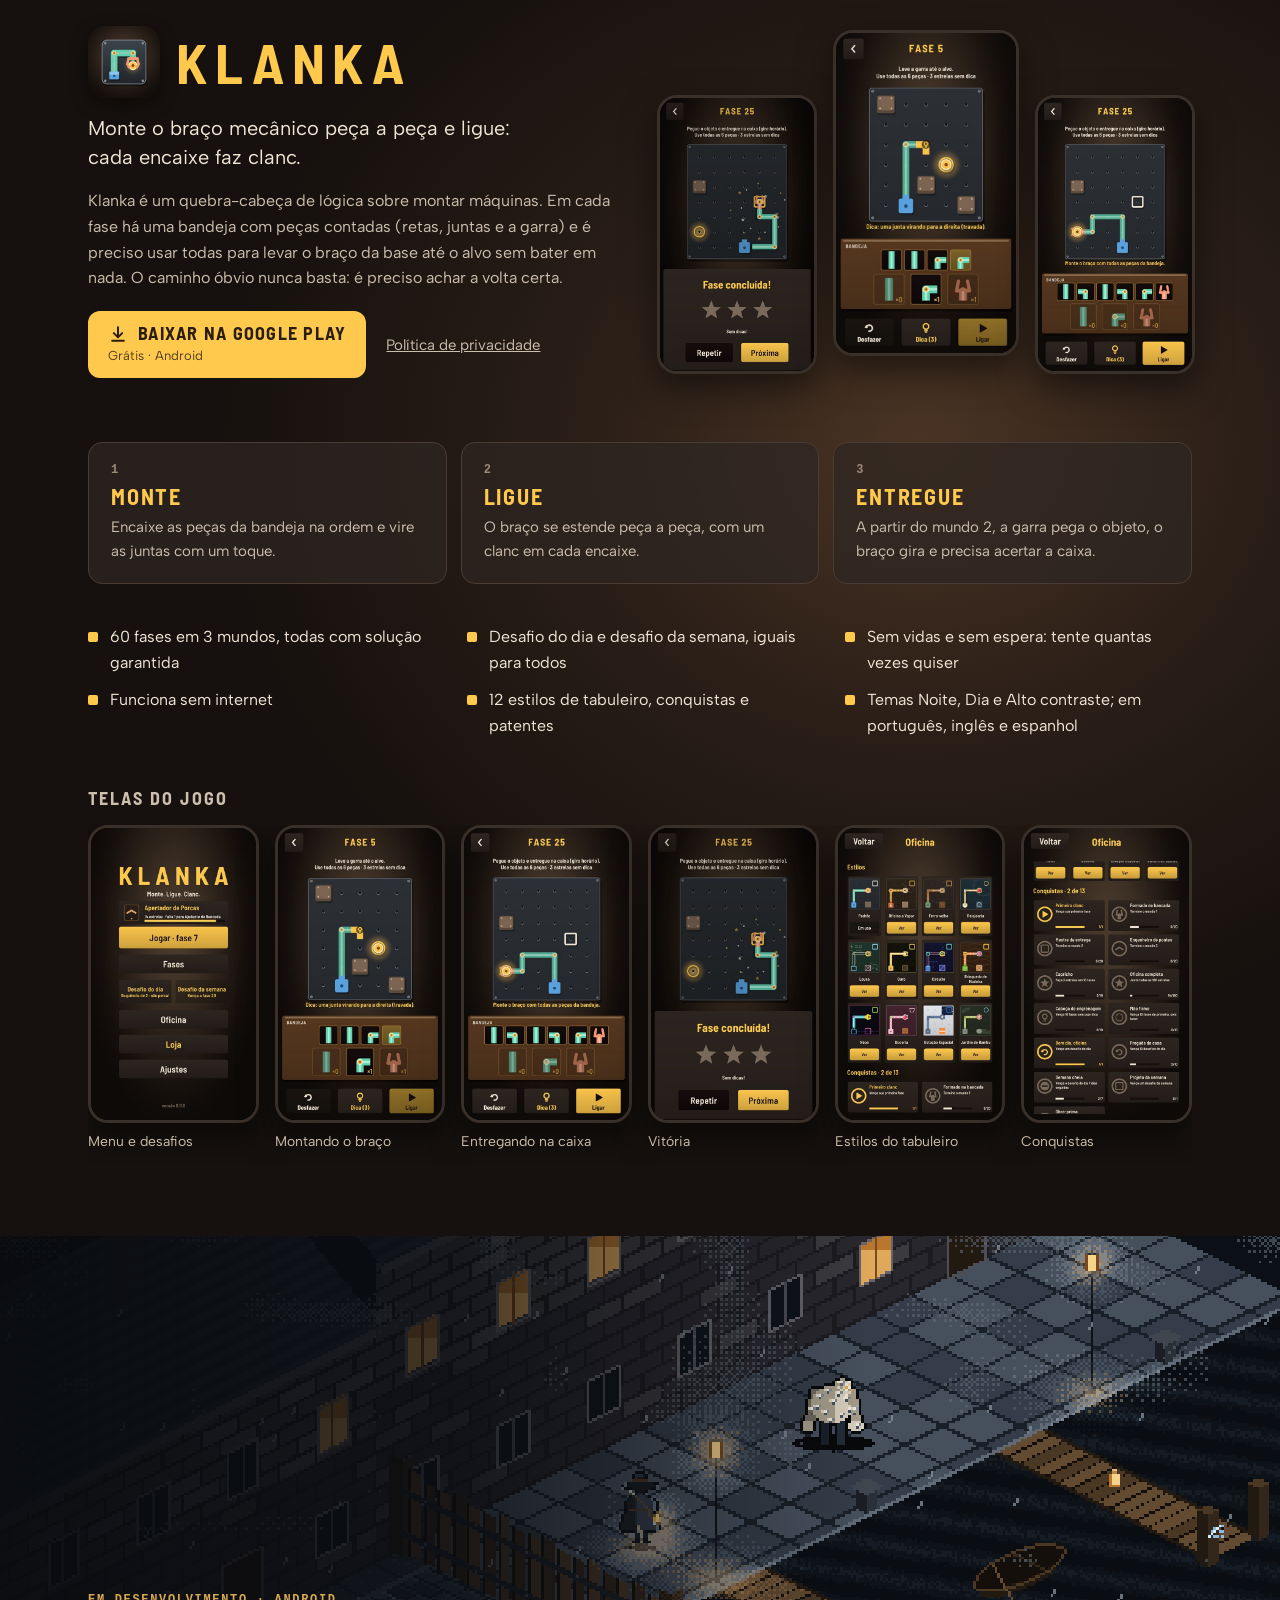
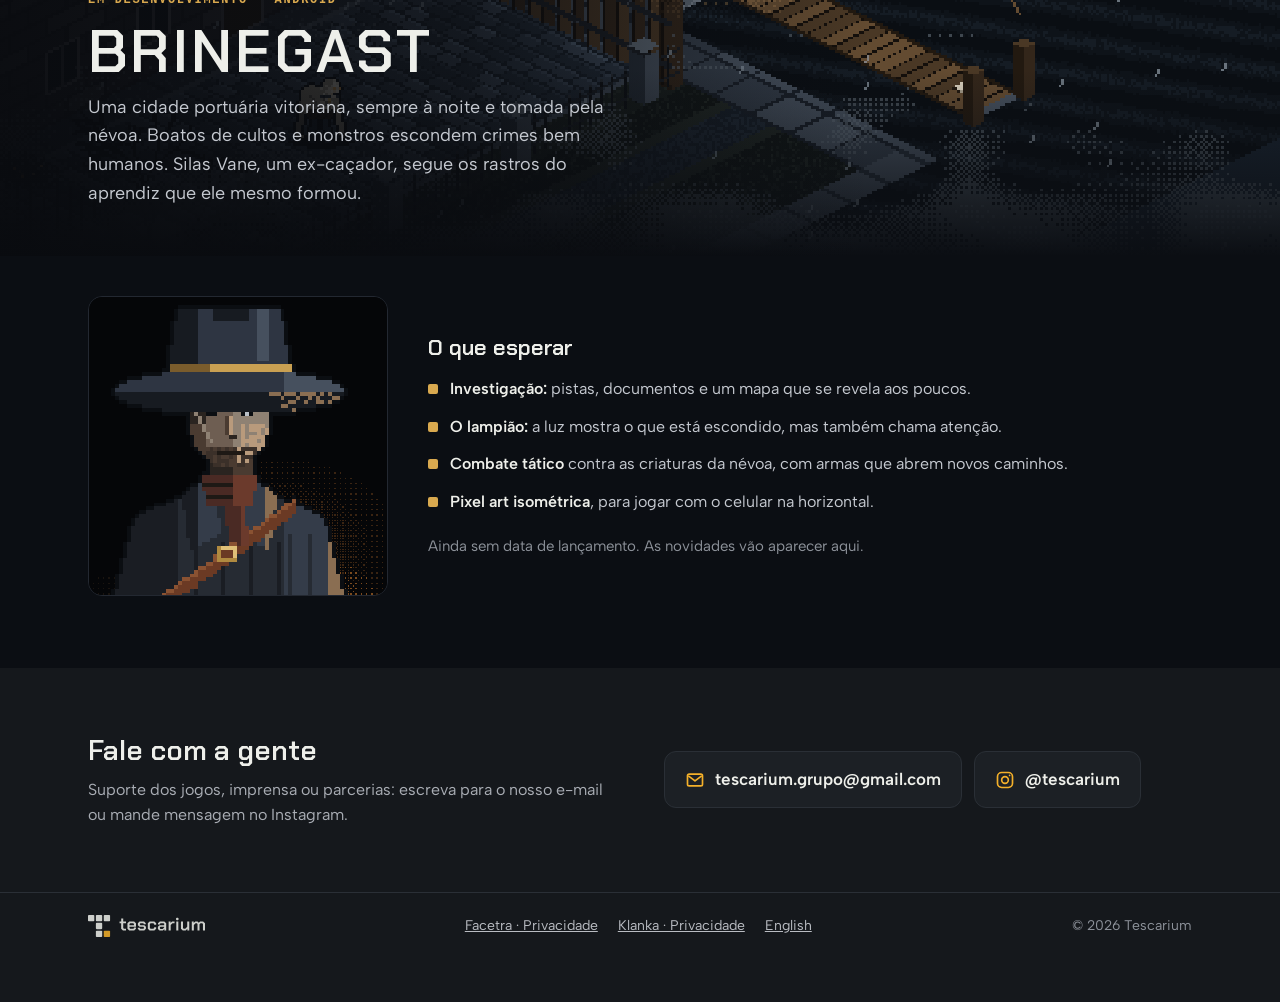
<file: facetra/index.html>
<!DOCTYPE html>
<html lang="pt-BR">
<head>
<meta charset="utf-8">
<title>Facetra · Tescarium Games</title>
<link rel="canonical" href="https://tescarium.github.io/#facetra">
<meta http-equiv="refresh" content="0; url=/#facetra">
</head>
<body>
<p><a href="/#facetra">Facetra</a> · <a href="https://play.google.com/store/apps/details?id=com.tescarium.facetra">Baixar na Google Play</a> · <a href="/facetra/privacidade/">Política de privacidade</a></p>
</body>
</html>
</file>
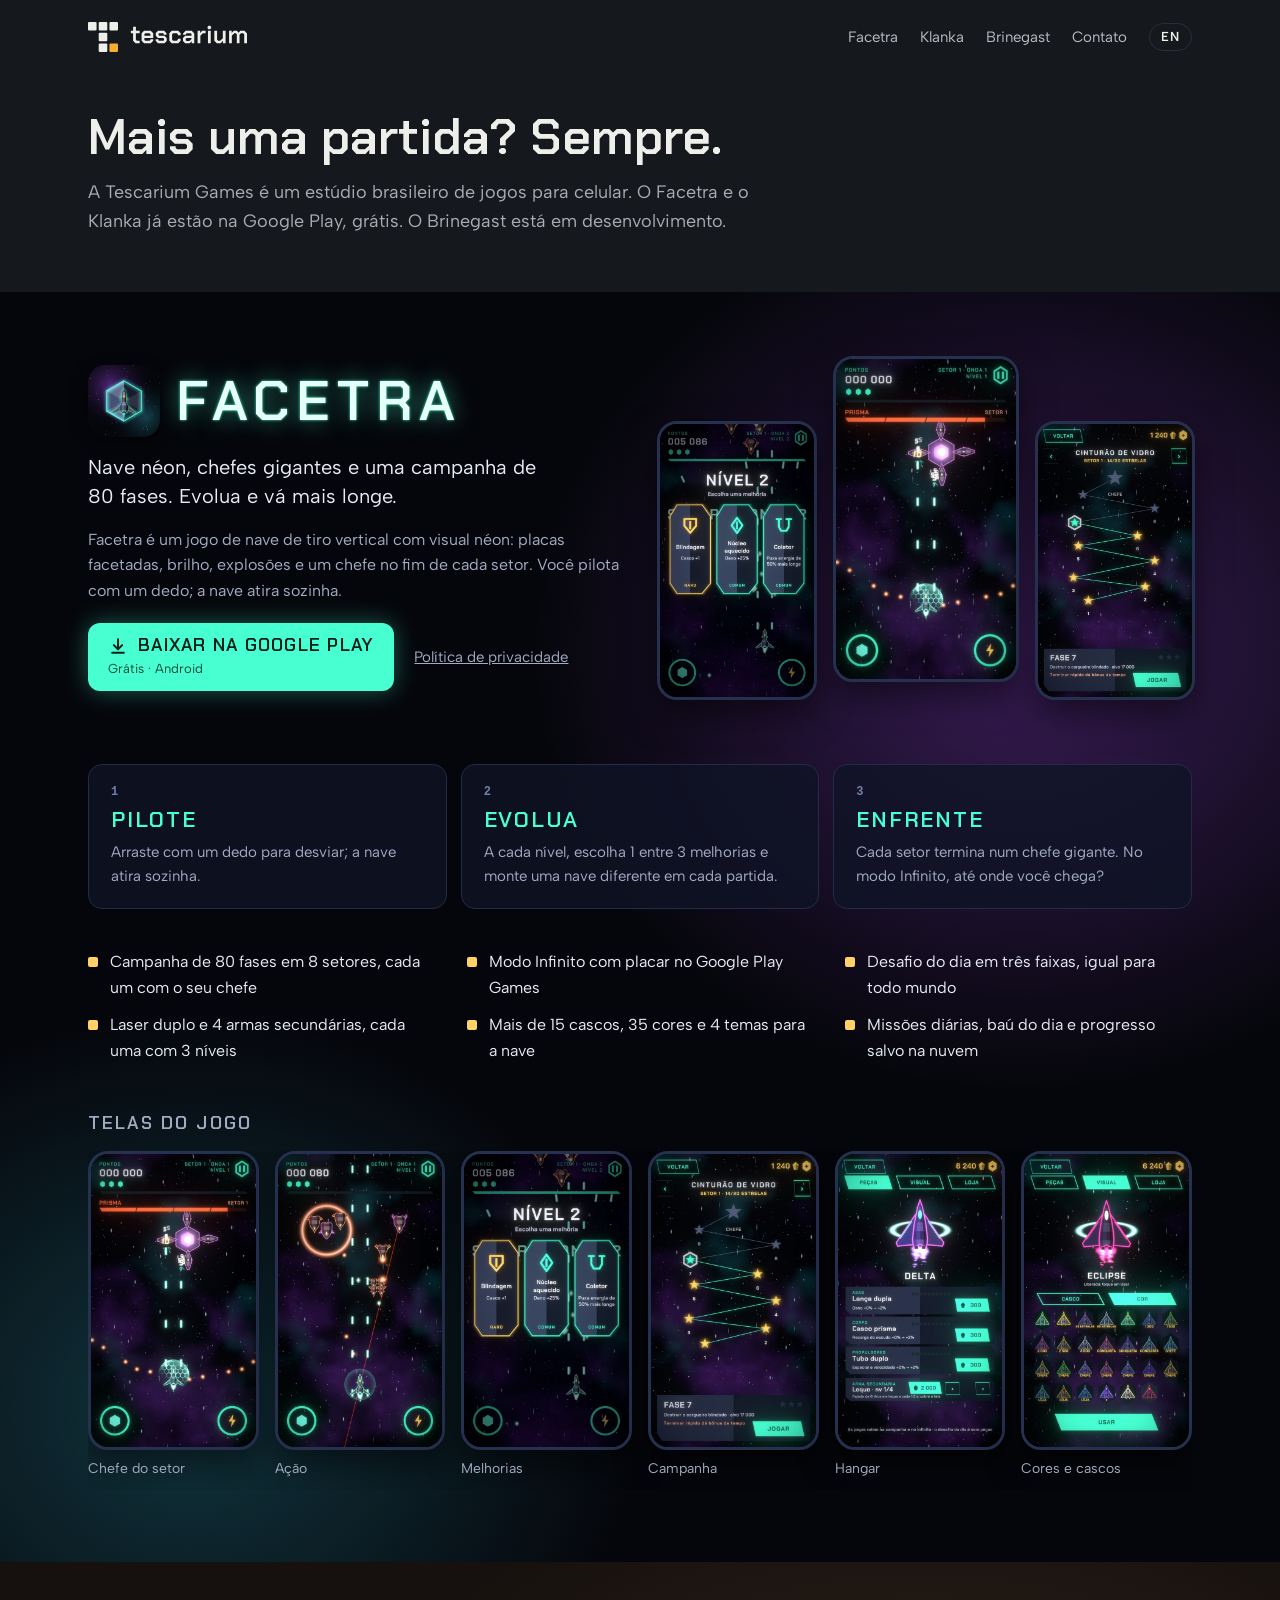
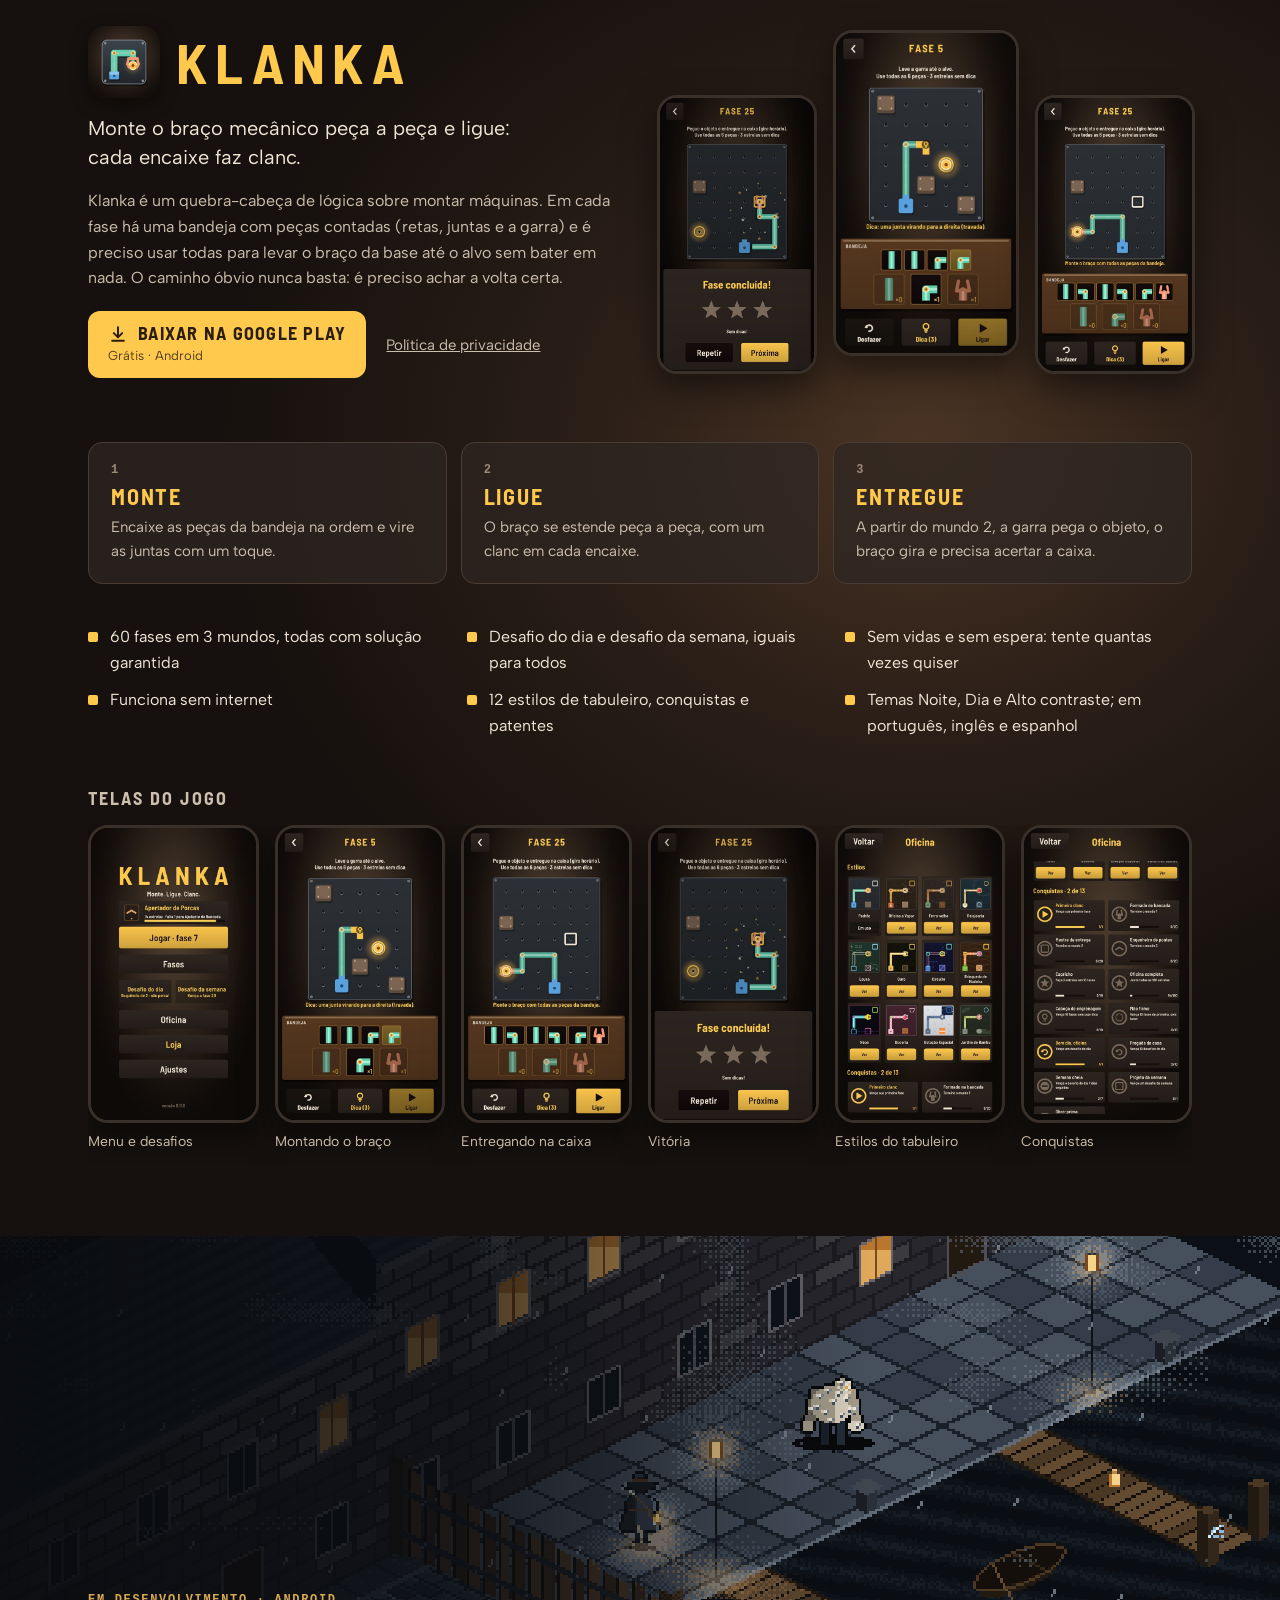
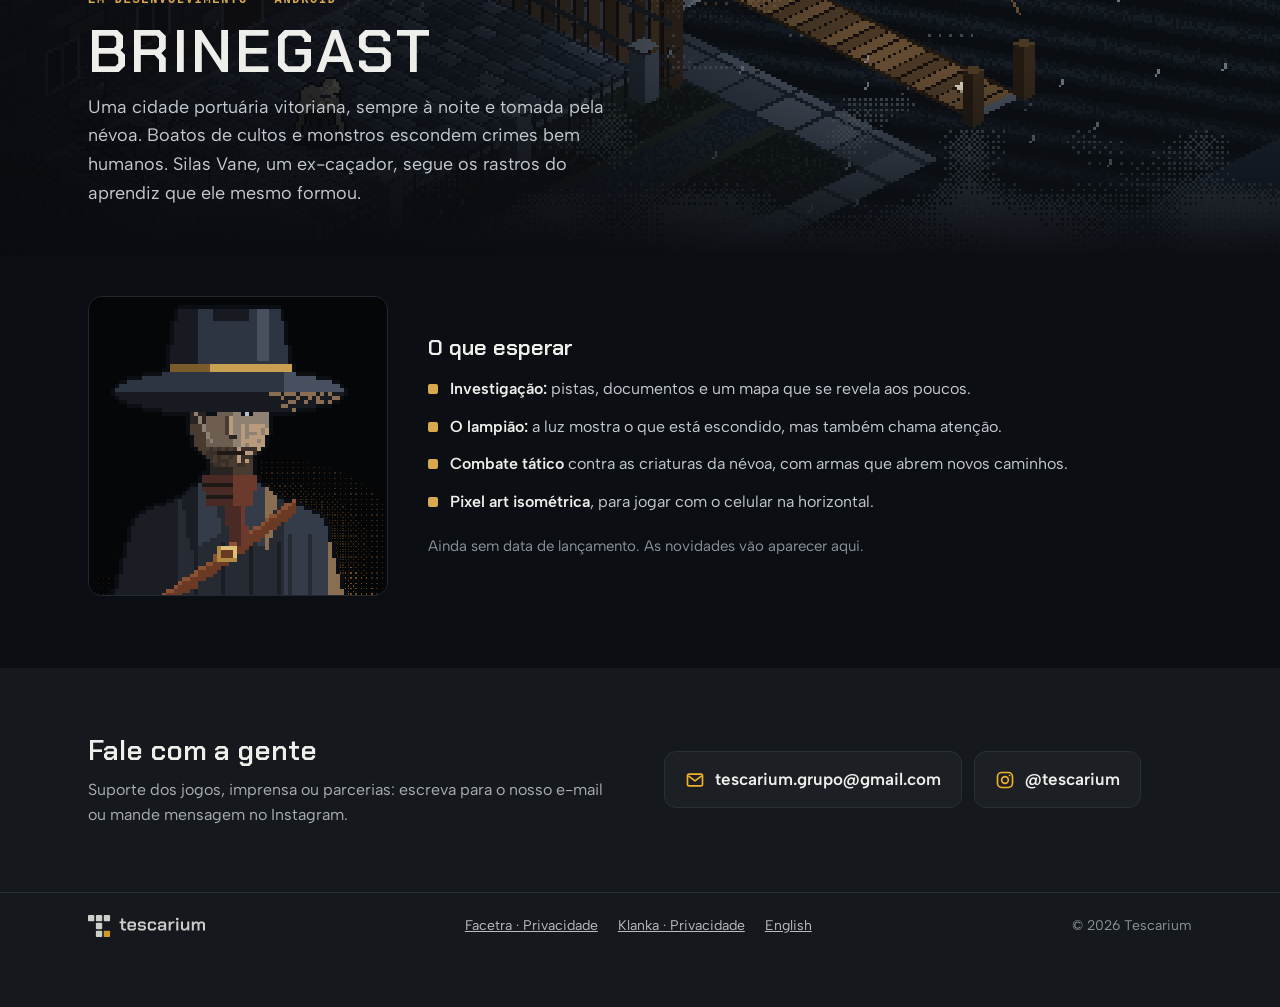
<file: klanka/index.html>
<!DOCTYPE html>
<html lang="pt-BR">
<head>
<meta charset="utf-8">
<title>Klanka · Tescarium Games</title>
<link rel="canonical" href="https://tescarium.github.io/#klanka">
<meta http-equiv="refresh" content="0; url=/#klanka">
</head>
<body>
<p><a href="/#klanka">Klanka</a> · <a href="/klanka/privacidade/">Política de privacidade</a></p>
</body>
</html>
</file>
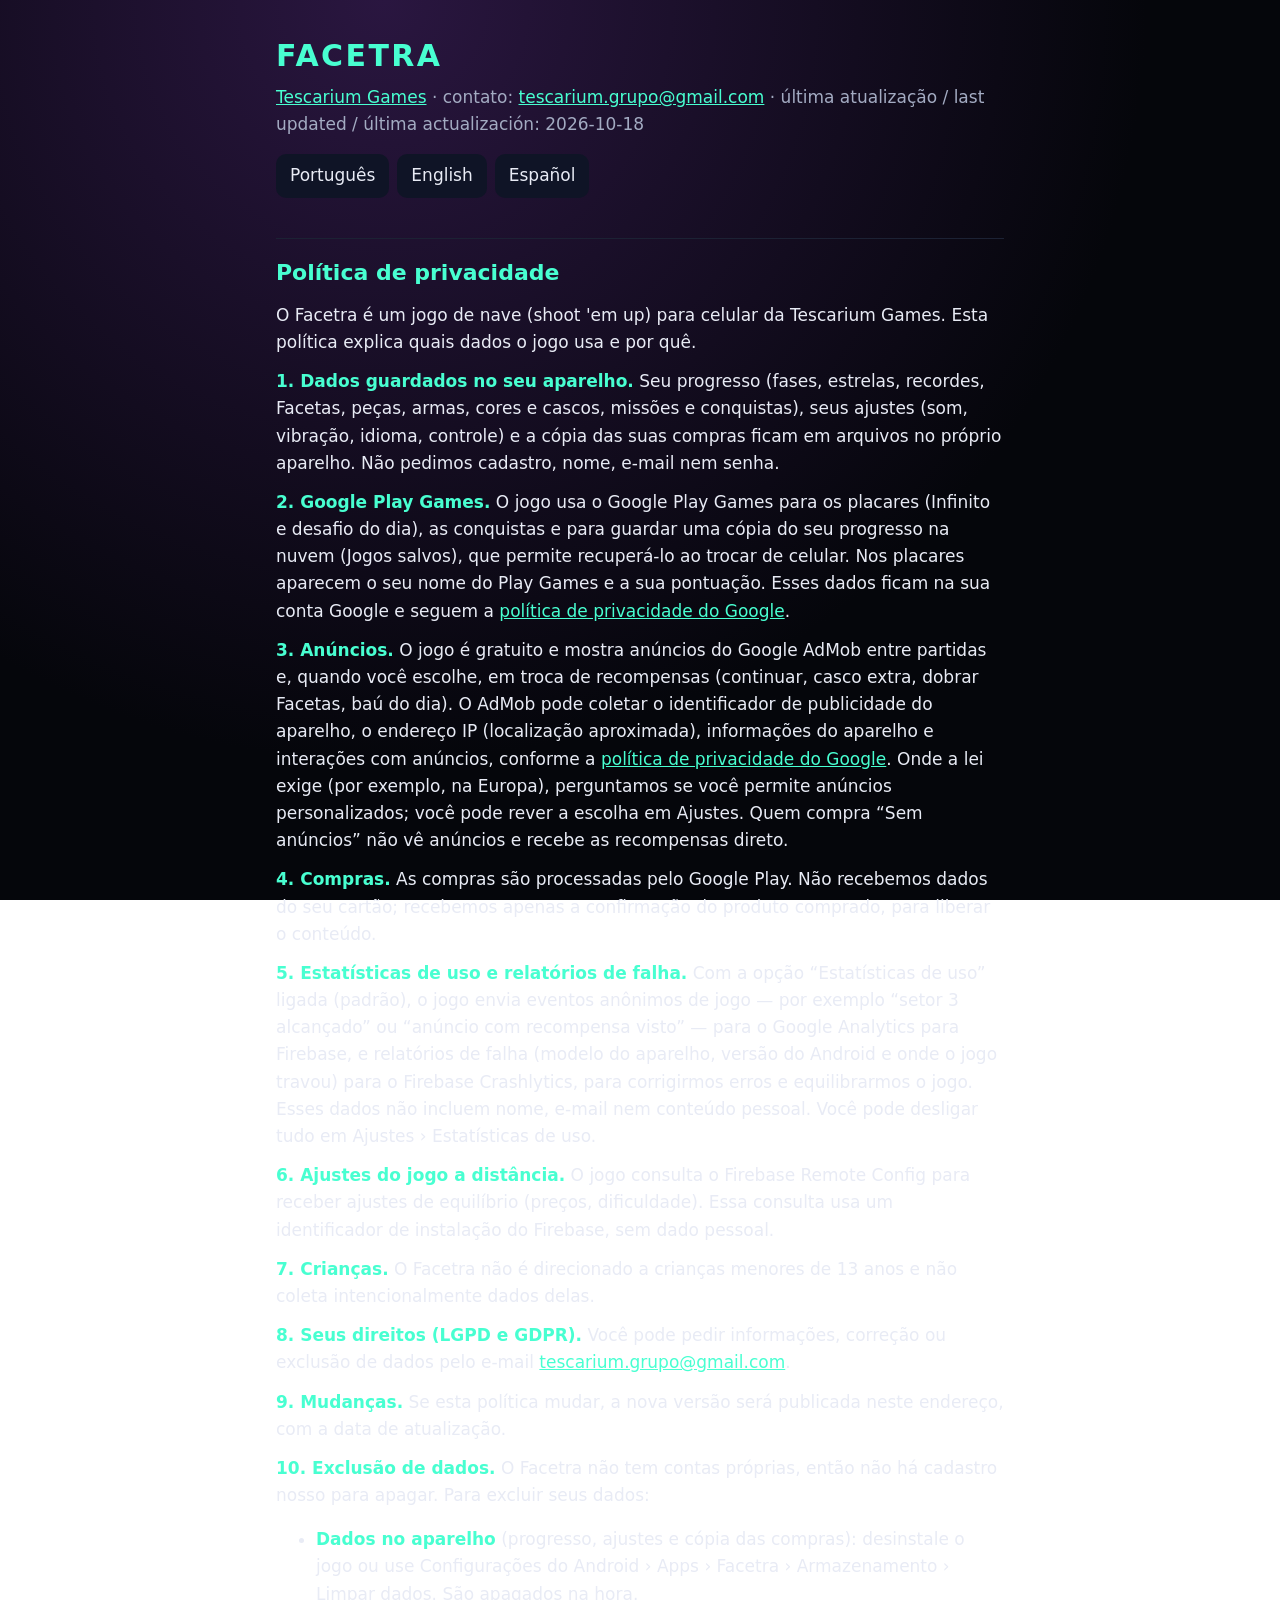
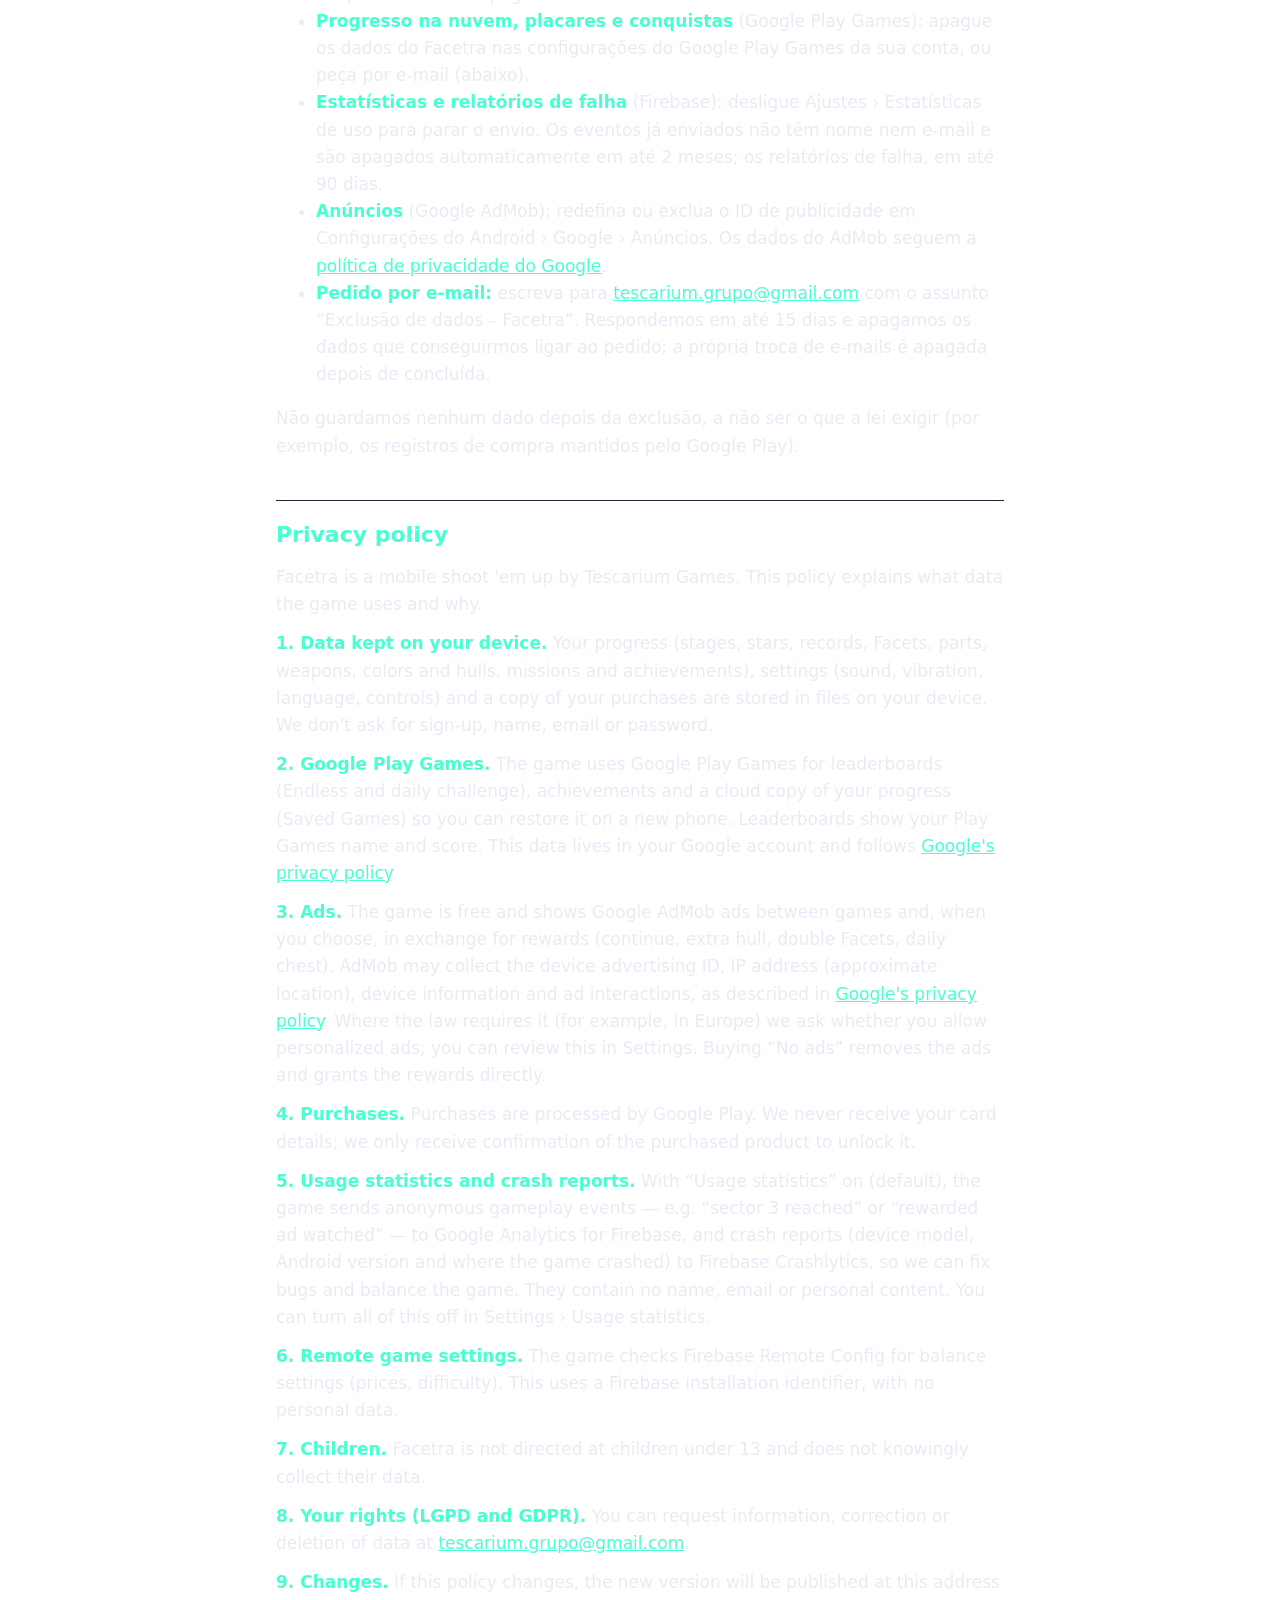
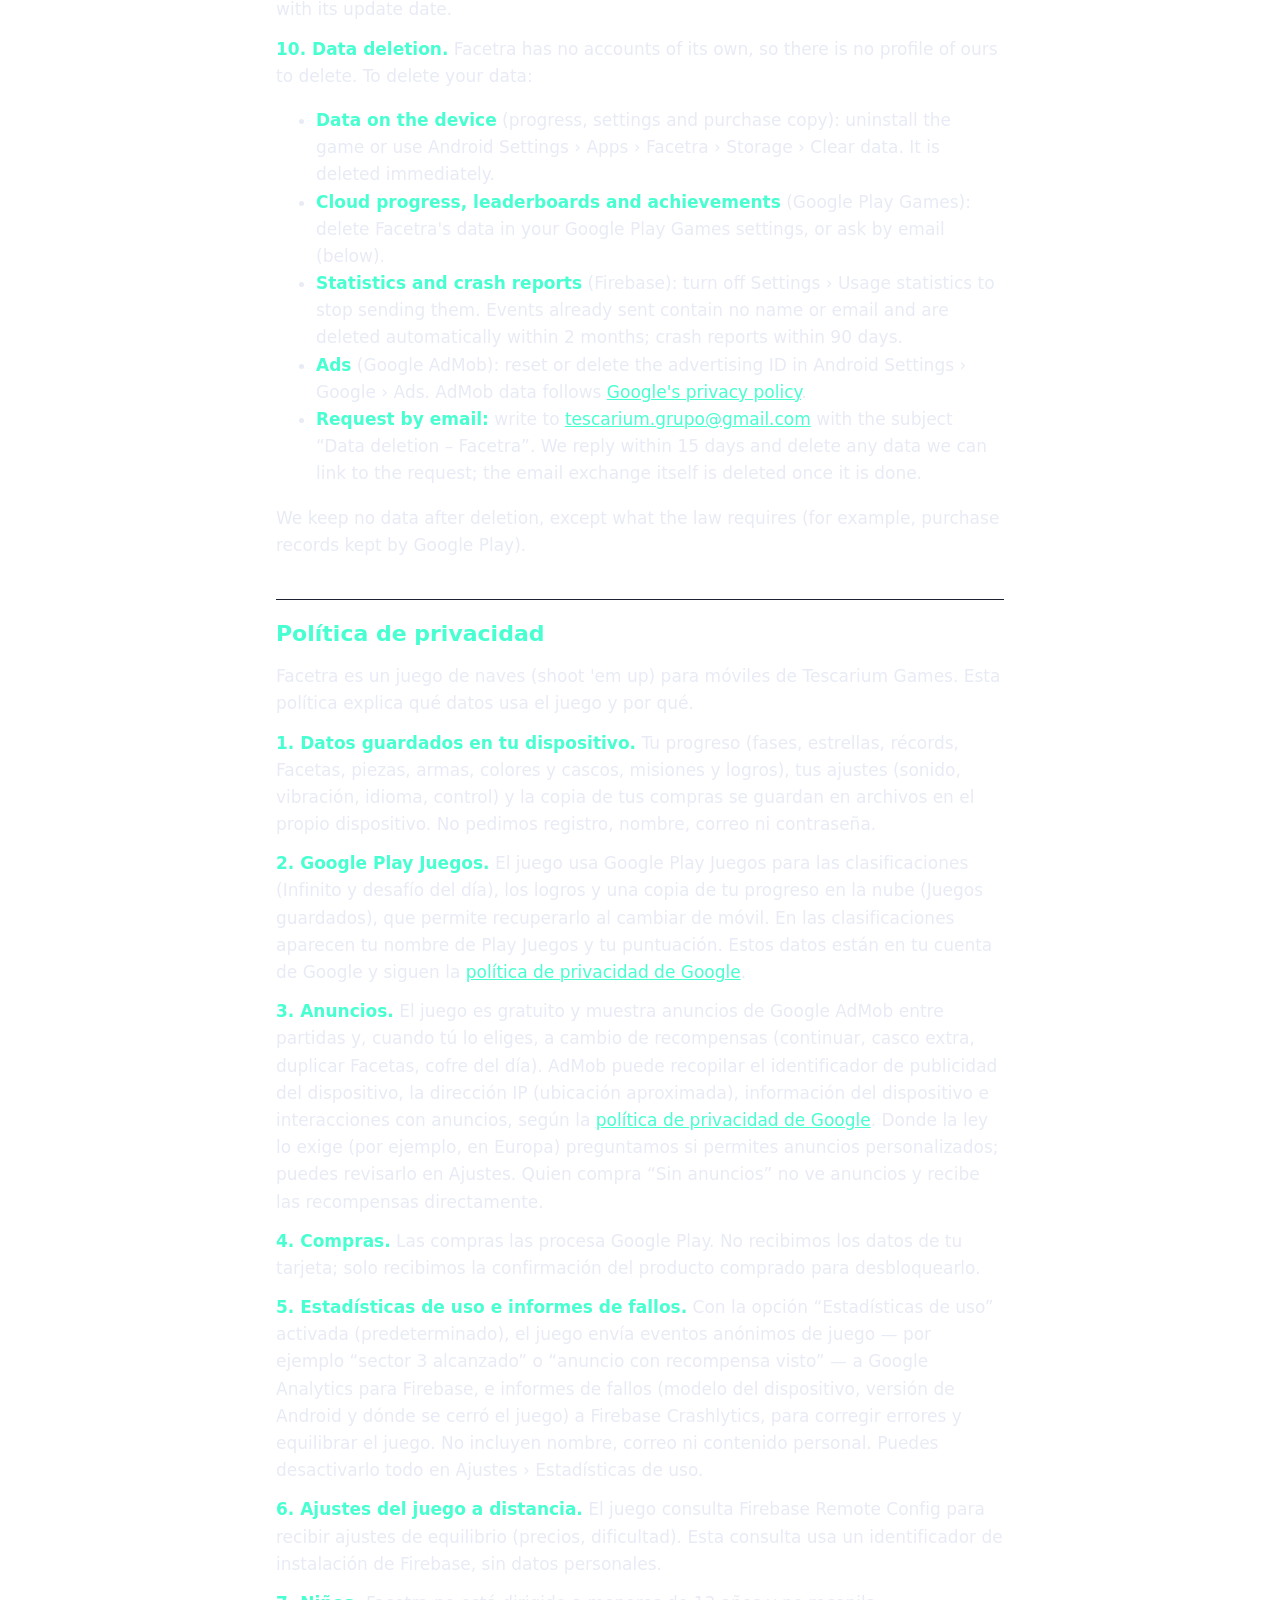
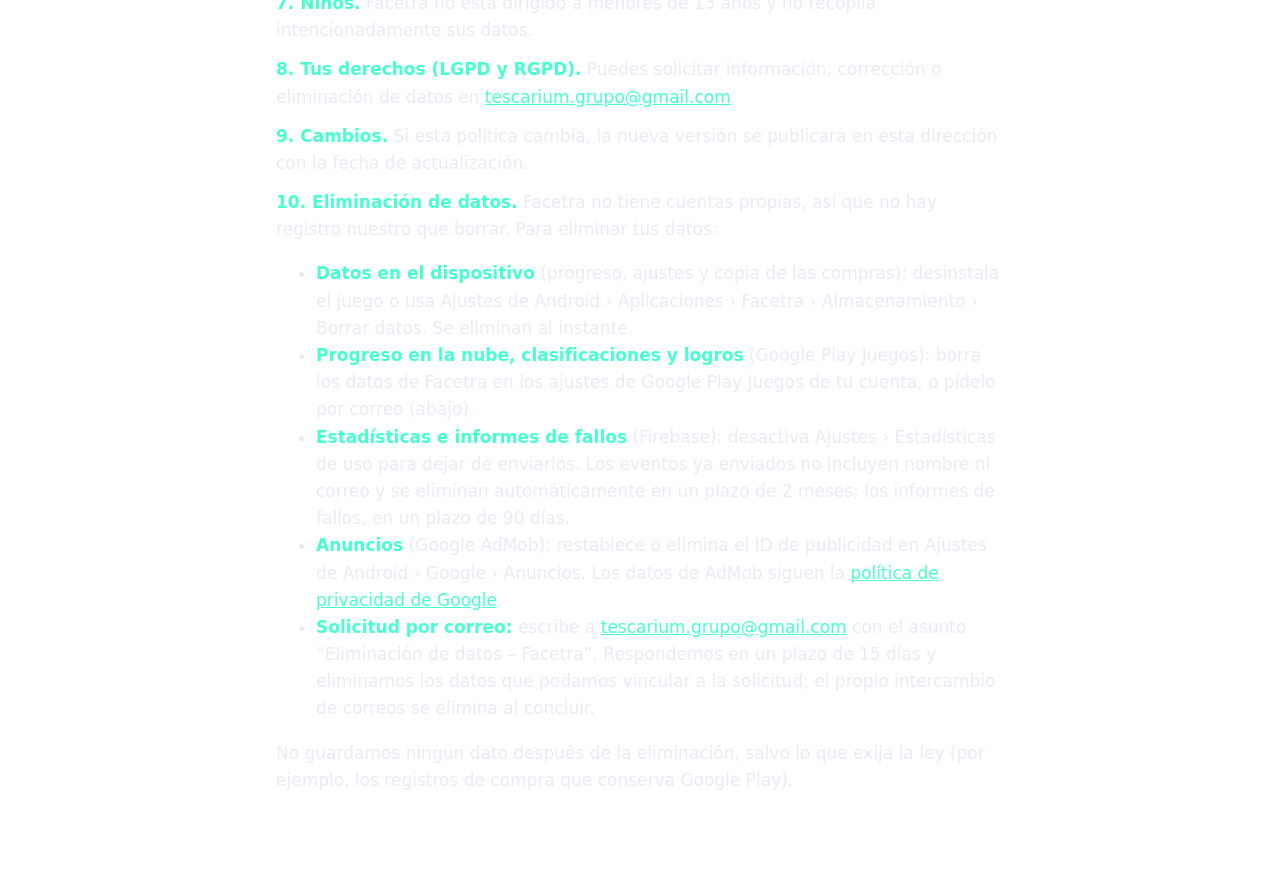
<file: facetra/privacidade/index.html>
<!DOCTYPE html>
<html lang="pt-BR">
<head>
<meta charset="utf-8">
<meta name="viewport" content="width=device-width, initial-scale=1">
<title>Facetra · Política de privacidade</title>
<meta name="description" content="Política de privacidade do jogo Facetra, da Tescarium Games.">
<style>
  :root { --bg: #05060b; --panel: #0f1426; --text: #e8ebf5; --muted: #a3abc2; --accent: #48ffd1; --line: #1c2234; }
  * { box-sizing: border-box; }
  body { margin: 0; background: radial-gradient(circle at 30% 0, #2a1640 0, var(--bg) 60%) fixed; color: var(--text);
         font: 17px/1.6 "Segoe UI", Roboto, system-ui, sans-serif; }
  main { max-width: 760px; margin: 0 auto; padding: 32px 16px 64px; }
  h1 { color: var(--accent); font-size: 30px; letter-spacing: .08em; text-transform: uppercase; margin: 0 0 4px; }
  h2 { color: var(--accent); font-size: 22px; margin: 40px 0 8px; padding-top: 16px; border-top: 1px solid var(--line); }
  .meta { color: var(--muted); margin: 0 0 16px; }
  nav { display: flex; gap: 8px; flex-wrap: wrap; margin: 16px 0 8px; }
  nav a { background: var(--panel); color: var(--text); text-decoration: none; padding: 8px 14px; border-radius: 10px; }
  nav a:hover { color: var(--accent); }
  section p { margin: 12px 0; }
  strong { color: var(--accent); font-weight: 600; }
  a { color: var(--accent); }
</style>
</head>
<body>
<main>
  <h1>Facetra</h1>
  <p class="meta"><a href="/">Tescarium Games</a> · contato: <a href="mailto:tescarium.grupo@gmail.com">tescarium.grupo@gmail.com</a> · última atualização / last updated / última actualización: 2026-10-18</p>
  <nav><a href="#pt">Português</a><a href="#en">English</a><a href="#es">Español</a></nav>

  <section id="pt" lang="pt-BR">
    <h2>Política de privacidade</h2>
    <p>O Facetra é um jogo de nave (shoot 'em up) para celular da Tescarium Games. Esta política explica quais dados o jogo usa e por quê.</p>
    <p><strong>1. Dados guardados no seu aparelho.</strong> Seu progresso (fases, estrelas, recordes, Facetas, peças, armas, cores e cascos, missões e conquistas), seus ajustes (som, vibração, idioma, controle) e a cópia das suas compras ficam em arquivos no próprio aparelho. Não pedimos cadastro, nome, e-mail nem senha.</p>
    <p><strong>2. Google Play Games.</strong> O jogo usa o Google Play Games para os placares (Infinito e desafio do dia), as conquistas e para guardar uma cópia do seu progresso na nuvem (Jogos salvos), que permite recuperá-lo ao trocar de celular. Nos placares aparecem o seu nome do Play Games e a sua pontuação. Esses dados ficam na sua conta Google e seguem a <a href="https://policies.google.com/privacy">política de privacidade do Google</a>.</p>
    <p><strong>3. Anúncios.</strong> O jogo é gratuito e mostra anúncios do Google AdMob entre partidas e, quando você escolhe, em troca de recompensas (continuar, casco extra, dobrar Facetas, baú do dia). O AdMob pode coletar o identificador de publicidade do aparelho, o endereço IP (localização aproximada), informações do aparelho e interações com anúncios, conforme a <a href="https://policies.google.com/privacy">política de privacidade do Google</a>. Onde a lei exige (por exemplo, na Europa), perguntamos se você permite anúncios personalizados; você pode rever a escolha em Ajustes. Quem compra “Sem anúncios” não vê anúncios e recebe as recompensas direto.</p>
    <p><strong>4. Compras.</strong> As compras são processadas pelo Google Play. Não recebemos dados do seu cartão; recebemos apenas a confirmação do produto comprado, para liberar o conteúdo.</p>
    <p><strong>5. Estatísticas de uso e relatórios de falha.</strong> Com a opção “Estatísticas de uso” ligada (padrão), o jogo envia eventos anônimos de jogo — por exemplo “setor 3 alcançado” ou “anúncio com recompensa visto” — para o Google Analytics para Firebase, e relatórios de falha (modelo do aparelho, versão do Android e onde o jogo travou) para o Firebase Crashlytics, para corrigirmos erros e equilibrarmos o jogo. Esses dados não incluem nome, e-mail nem conteúdo pessoal. Você pode desligar tudo em Ajustes › Estatísticas de uso.</p>
    <p><strong>6. Ajustes do jogo a distância.</strong> O jogo consulta o Firebase Remote Config para receber ajustes de equilíbrio (preços, dificuldade). Essa consulta usa um identificador de instalação do Firebase, sem dado pessoal.</p>
    <p><strong>7. Crianças.</strong> O Facetra não é direcionado a crianças menores de 13 anos e não coleta intencionalmente dados delas.</p>
    <p><strong>8. Seus direitos (LGPD e GDPR).</strong> Você pode pedir informações, correção ou exclusão de dados pelo e-mail <a href="mailto:tescarium.grupo@gmail.com">tescarium.grupo@gmail.com</a>.</p>
    <p><strong>9. Mudanças.</strong> Se esta política mudar, a nova versão será publicada neste endereço, com a data de atualização.</p>
    <p id="exclusao"><strong>10. Exclusão de dados.</strong> O Facetra não tem contas próprias, então não há cadastro nosso para apagar. Para excluir seus dados:</p>
    <ul>
      <li><strong>Dados no aparelho</strong> (progresso, ajustes e cópia das compras): desinstale o jogo ou use Configurações do Android › Apps › Facetra › Armazenamento › Limpar dados. São apagados na hora.</li>
      <li><strong>Progresso na nuvem, placares e conquistas</strong> (Google Play Games): apague os dados do Facetra nas configurações do Google Play Games da sua conta, ou peça por e-mail (abaixo).</li>
      <li><strong>Estatísticas e relatórios de falha</strong> (Firebase): desligue Ajustes › Estatísticas de uso para parar o envio. Os eventos já enviados não têm nome nem e-mail e são apagados automaticamente em até 2 meses; os relatórios de falha, em até 90 dias.</li>
      <li><strong>Anúncios</strong> (Google AdMob): redefina ou exclua o ID de publicidade em Configurações do Android › Google › Anúncios. Os dados do AdMob seguem a <a href="https://policies.google.com/privacy">política de privacidade do Google</a>.</li>
      <li><strong>Pedido por e-mail:</strong> escreva para <a href="mailto:tescarium.grupo@gmail.com">tescarium.grupo@gmail.com</a> com o assunto “Exclusão de dados – Facetra”. Respondemos em até 15 dias e apagamos os dados que conseguirmos ligar ao pedido; a própria troca de e-mails é apagada depois de concluída.</li>
    </ul>
    <p>Não guardamos nenhum dado depois da exclusão, a não ser o que a lei exigir (por exemplo, os registros de compra mantidos pelo Google Play).</p>
  </section>

  <section id="en" lang="en">
    <h2>Privacy policy</h2>
    <p>Facetra is a mobile shoot 'em up by Tescarium Games. This policy explains what data the game uses and why.</p>
    <p><strong>1. Data kept on your device.</strong> Your progress (stages, stars, records, Facets, parts, weapons, colors and hulls, missions and achievements), settings (sound, vibration, language, controls) and a copy of your purchases are stored in files on your device. We don't ask for sign-up, name, email or password.</p>
    <p><strong>2. Google Play Games.</strong> The game uses Google Play Games for leaderboards (Endless and daily challenge), achievements and a cloud copy of your progress (Saved Games) so you can restore it on a new phone. Leaderboards show your Play Games name and score. This data lives in your Google account and follows <a href="https://policies.google.com/privacy">Google's privacy policy</a>.</p>
    <p><strong>3. Ads.</strong> The game is free and shows Google AdMob ads between games and, when you choose, in exchange for rewards (continue, extra hull, double Facets, daily chest). AdMob may collect the device advertising ID, IP address (approximate location), device information and ad interactions, as described in <a href="https://policies.google.com/privacy">Google's privacy policy</a>. Where the law requires it (for example, in Europe) we ask whether you allow personalized ads; you can review this in Settings. Buying “No ads” removes the ads and grants the rewards directly.</p>
    <p><strong>4. Purchases.</strong> Purchases are processed by Google Play. We never receive your card details; we only receive confirmation of the purchased product to unlock it.</p>
    <p><strong>5. Usage statistics and crash reports.</strong> With “Usage statistics” on (default), the game sends anonymous gameplay events — e.g. “sector 3 reached” or “rewarded ad watched” — to Google Analytics for Firebase, and crash reports (device model, Android version and where the game crashed) to Firebase Crashlytics, so we can fix bugs and balance the game. They contain no name, email or personal content. You can turn all of this off in Settings › Usage statistics.</p>
    <p><strong>6. Remote game settings.</strong> The game checks Firebase Remote Config for balance settings (prices, difficulty). This uses a Firebase installation identifier, with no personal data.</p>
    <p><strong>7. Children.</strong> Facetra is not directed at children under 13 and does not knowingly collect their data.</p>
    <p><strong>8. Your rights (LGPD and GDPR).</strong> You can request information, correction or deletion of data at <a href="mailto:tescarium.grupo@gmail.com">tescarium.grupo@gmail.com</a>.</p>
    <p><strong>9. Changes.</strong> If this policy changes, the new version will be published at this address with its update date.</p>
    <p id="deletion"><strong>10. Data deletion.</strong> Facetra has no accounts of its own, so there is no profile of ours to delete. To delete your data:</p>
    <ul>
      <li><strong>Data on the device</strong> (progress, settings and purchase copy): uninstall the game or use Android Settings › Apps › Facetra › Storage › Clear data. It is deleted immediately.</li>
      <li><strong>Cloud progress, leaderboards and achievements</strong> (Google Play Games): delete Facetra's data in your Google Play Games settings, or ask by email (below).</li>
      <li><strong>Statistics and crash reports</strong> (Firebase): turn off Settings › Usage statistics to stop sending them. Events already sent contain no name or email and are deleted automatically within 2 months; crash reports within 90 days.</li>
      <li><strong>Ads</strong> (Google AdMob): reset or delete the advertising ID in Android Settings › Google › Ads. AdMob data follows <a href="https://policies.google.com/privacy">Google's privacy policy</a>.</li>
      <li><strong>Request by email:</strong> write to <a href="mailto:tescarium.grupo@gmail.com">tescarium.grupo@gmail.com</a> with the subject “Data deletion – Facetra”. We reply within 15 days and delete any data we can link to the request; the email exchange itself is deleted once it is done.</li>
    </ul>
    <p>We keep no data after deletion, except what the law requires (for example, purchase records kept by Google Play).</p>
  </section>

  <section id="es" lang="es">
    <h2>Política de privacidad</h2>
    <p>Facetra es un juego de naves (shoot 'em up) para móviles de Tescarium Games. Esta política explica qué datos usa el juego y por qué.</p>
    <p><strong>1. Datos guardados en tu dispositivo.</strong> Tu progreso (fases, estrellas, récords, Facetas, piezas, armas, colores y cascos, misiones y logros), tus ajustes (sonido, vibración, idioma, control) y la copia de tus compras se guardan en archivos en el propio dispositivo. No pedimos registro, nombre, correo ni contraseña.</p>
    <p><strong>2. Google Play Juegos.</strong> El juego usa Google Play Juegos para las clasificaciones (Infinito y desafío del día), los logros y una copia de tu progreso en la nube (Juegos guardados), que permite recuperarlo al cambiar de móvil. En las clasificaciones aparecen tu nombre de Play Juegos y tu puntuación. Estos datos están en tu cuenta de Google y siguen la <a href="https://policies.google.com/privacy">política de privacidad de Google</a>.</p>
    <p><strong>3. Anuncios.</strong> El juego es gratuito y muestra anuncios de Google AdMob entre partidas y, cuando tú lo eliges, a cambio de recompensas (continuar, casco extra, duplicar Facetas, cofre del día). AdMob puede recopilar el identificador de publicidad del dispositivo, la dirección IP (ubicación aproximada), información del dispositivo e interacciones con anuncios, según la <a href="https://policies.google.com/privacy">política de privacidad de Google</a>. Donde la ley lo exige (por ejemplo, en Europa) preguntamos si permites anuncios personalizados; puedes revisarlo en Ajustes. Quien compra “Sin anuncios” no ve anuncios y recibe las recompensas directamente.</p>
    <p><strong>4. Compras.</strong> Las compras las procesa Google Play. No recibimos los datos de tu tarjeta; solo recibimos la confirmación del producto comprado para desbloquearlo.</p>
    <p><strong>5. Estadísticas de uso e informes de fallos.</strong> Con la opción “Estadísticas de uso” activada (predeterminado), el juego envía eventos anónimos de juego — por ejemplo “sector 3 alcanzado” o “anuncio con recompensa visto” — a Google Analytics para Firebase, e informes de fallos (modelo del dispositivo, versión de Android y dónde se cerró el juego) a Firebase Crashlytics, para corregir errores y equilibrar el juego. No incluyen nombre, correo ni contenido personal. Puedes desactivarlo todo en Ajustes › Estadísticas de uso.</p>
    <p><strong>6. Ajustes del juego a distancia.</strong> El juego consulta Firebase Remote Config para recibir ajustes de equilibrio (precios, dificultad). Esta consulta usa un identificador de instalación de Firebase, sin datos personales.</p>
    <p><strong>7. Niños.</strong> Facetra no está dirigido a menores de 13 años y no recopila intencionadamente sus datos.</p>
    <p><strong>8. Tus derechos (LGPD y RGPD).</strong> Puedes solicitar información, corrección o eliminación de datos en <a href="mailto:tescarium.grupo@gmail.com">tescarium.grupo@gmail.com</a>.</p>
    <p><strong>9. Cambios.</strong> Si esta política cambia, la nueva versión se publicará en esta dirección con la fecha de actualización.</p>
    <p id="eliminacion"><strong>10. Eliminación de datos.</strong> Facetra no tiene cuentas propias, así que no hay registro nuestro que borrar. Para eliminar tus datos:</p>
    <ul>
      <li><strong>Datos en el dispositivo</strong> (progreso, ajustes y copia de las compras): desinstala el juego o usa Ajustes de Android › Aplicaciones › Facetra › Almacenamiento › Borrar datos. Se eliminan al instante.</li>
      <li><strong>Progreso en la nube, clasificaciones y logros</strong> (Google Play Juegos): borra los datos de Facetra en los ajustes de Google Play Juegos de tu cuenta, o pídelo por correo (abajo).</li>
      <li><strong>Estadísticas e informes de fallos</strong> (Firebase): desactiva Ajustes › Estadísticas de uso para dejar de enviarlos. Los eventos ya enviados no incluyen nombre ni correo y se eliminan automáticamente en un plazo de 2 meses; los informes de fallos, en un plazo de 90 días.</li>
      <li><strong>Anuncios</strong> (Google AdMob): restablece o elimina el ID de publicidad en Ajustes de Android › Google › Anuncios. Los datos de AdMob siguen la <a href="https://policies.google.com/privacy">política de privacidad de Google</a>.</li>
      <li><strong>Solicitud por correo:</strong> escribe a <a href="mailto:tescarium.grupo@gmail.com">tescarium.grupo@gmail.com</a> con el asunto “Eliminación de datos – Facetra”. Respondemos en un plazo de 15 días y eliminamos los datos que podamos vincular a la solicitud; el propio intercambio de correos se elimina al concluir.</li>
    </ul>
    <p>No guardamos ningún dato después de la eliminación, salvo lo que exija la ley (por ejemplo, los registros de compra que conserva Google Play).</p>
  </section>
</main>
</body>
</html>
</file>
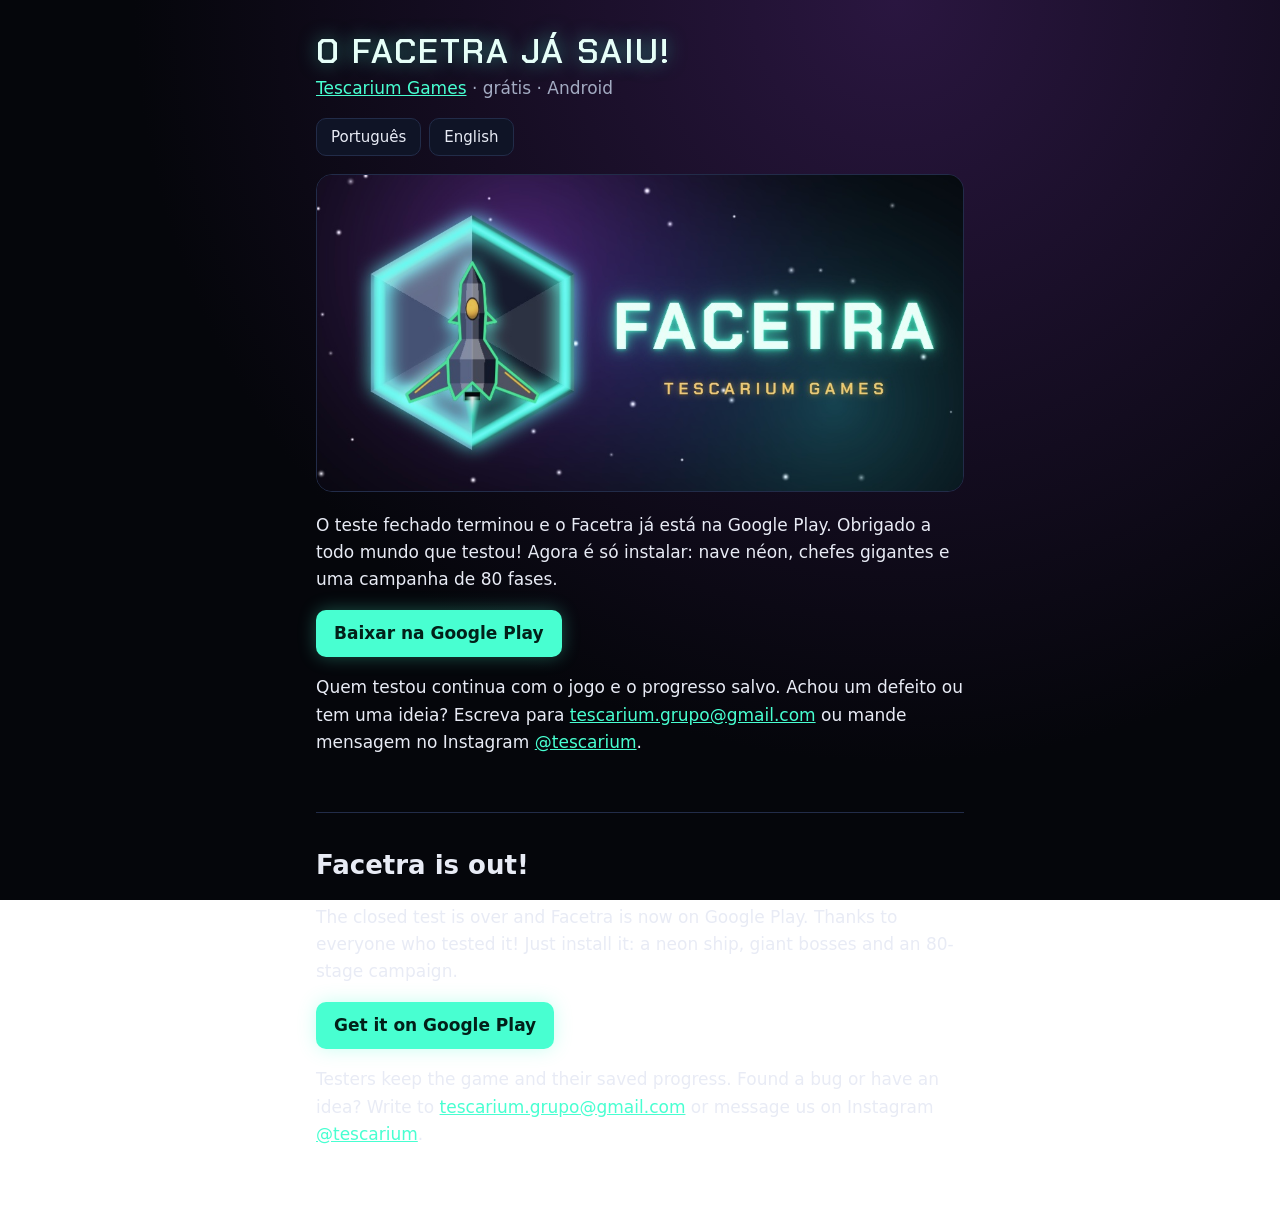
<file: facetra/testar/index.html>
<!DOCTYPE html>
<html lang="pt-BR">
<head>
<meta charset="utf-8">
<meta name="viewport" content="width=device-width, initial-scale=1">
<title>Facetra · Já na Google Play</title>
<meta name="description" content="O Facetra, jogo de nave de tiro néon da Tescarium Games, já está na Google Play. Facetra is out now on Google Play.">
<meta property="og:title" content="O Facetra já saiu!">
<meta property="og:description" content="Nave néon, chefes gigantes e 80 fases. Grátis na Google Play.">
<meta property="og:image" content="https://tescarium.github.io/img/facetra-arte.jpg">
<meta property="og:url" content="https://tescarium.github.io/facetra/testar/">
<meta name="theme-color" content="#05060B">
<link rel="icon" href="/favicon.ico" sizes="any">
<link rel="icon" href="/favicon.svg" type="image/svg+xml">
<style>
  @font-face { font-family: "Chakra Petch"; src: url("/fonts/chakra-petch-600.ttf") format("truetype"); font-weight: 600; font-display: swap; }
  :root { --bg: #05060b; --panel: #0f1426; --text: #e8ebf5; --muted: #a3abc2; --accent: #48ffd1; --amber: #ffd166; --line: #222c49; }
  * { box-sizing: border-box; }
  html { scroll-behavior: smooth; }
  body { margin: 0; background: radial-gradient(circle at 70% 0, #2a1640 0, var(--bg) 60%) fixed; color: var(--text);
         font: 17px/1.6 "Segoe UI", Roboto, system-ui, sans-serif; }
  main { max-width: 680px; margin: 0 auto; padding: 32px 16px 64px; }
  h1 { font: 600 34px/1.15 "Chakra Petch", "Segoe UI", sans-serif; color: #e6fff8; letter-spacing: .06em; text-transform: uppercase; margin: 0 0 4px;
       text-shadow: 0 0 18px rgba(72,255,209,.5); }
  .meta { color: var(--muted); margin: 0 0 16px; }
  .langs { display: flex; gap: 8px; margin: 0 0 18px; }
  .langs a { background: var(--panel); color: var(--text); text-decoration: none; padding: 6px 14px; border-radius: 10px; border: 1px solid var(--line); font-size: 15px; }
  .passo { background: var(--panel); border: 1px solid var(--line); border-radius: 16px; padding: 18px 20px; margin: 14px 0; display: flex; gap: 16px; align-items: flex-start; }
  .num { flex: none; width: 44px; height: 44px; border-radius: 12px; background: var(--accent); color: #022019; font: 600 22px "Chakra Petch", sans-serif; display: grid; place-items: center; }
  .passo h2 { margin: 0 0 4px; font-size: 20px; }
  .passo p { margin: 0 0 10px; color: var(--muted); }
  a.botao { display: inline-block; background: var(--accent); color: #022019; font-weight: 700; text-decoration: none; padding: 10px 18px; border-radius: 10px; box-shadow: 0 0 18px rgba(72,255,209,.3); }
  a.botao:hover { filter: brightness(1.08); }
  h3 { color: var(--accent); margin: 32px 0 6px; font-size: 18px; }
  ul { padding-left: 20px; margin: 6px 0; }
  li { margin: 4px 0; }
  a { color: var(--accent); }
  strong { color: var(--text); }
  img.arte { width: 100%; height: auto; border-radius: 16px; display: block; margin: 8px 0 20px; border: 1px solid var(--line); }
  section + section { margin-top: 56px; padding-top: 32px; border-top: 1px solid var(--line); }
</style>
</head>
<body>
<main>
  <!-- O teste fechado acabou (Facetra publicado na Google Play em 2026-11-10). O endereço fica porque posts antigos apontam para cá. -->
  <h1>O Facetra já saiu!</h1>
  <p class="meta"><a href="/">Tescarium Games</a> · grátis · Android</p>
  <nav class="langs" aria-label="Idioma / Language"><a href="#pt" lang="pt-BR">Português</a><a href="#en" lang="en">English</a></nav>
  <img class="arte" src="/img/facetra-arte.jpg" alt="Facetra: a nave dentro do hexágono néon" width="1024" height="500">

  <section id="pt" lang="pt-BR">
    <p>O teste fechado terminou e o Facetra já está na Google Play. Obrigado a todo mundo que testou! Agora é só instalar: nave néon, chefes gigantes e uma campanha de 80 fases.</p>
    <p><a class="botao" href="https://play.google.com/store/apps/details?id=com.tescarium.facetra">Baixar na Google Play</a></p>
    <p>Quem testou continua com o jogo e o progresso salvo. Achou um defeito ou tem uma ideia? Escreva para <a href="mailto:tescarium.grupo@gmail.com">tescarium.grupo@gmail.com</a> ou mande mensagem no Instagram <a href="https://www.instagram.com/tescarium/">@tescarium</a>.</p>
  </section>

  <section id="en" lang="en">
    <h2 style="font-size:26px;margin:0 0 8px">Facetra is out!</h2>
    <p>The closed test is over and Facetra is now on Google Play. Thanks to everyone who tested it! Just install it: a neon ship, giant bosses and an 80-stage campaign.</p>
    <p><a class="botao" href="https://play.google.com/store/apps/details?id=com.tescarium.facetra">Get it on Google Play</a></p>
    <p>Testers keep the game and their saved progress. Found a bug or have an idea? Write to <a href="mailto:tescarium.grupo@gmail.com">tescarium.grupo@gmail.com</a> or message us on Instagram <a href="https://www.instagram.com/tescarium/">@tescarium</a>.</p>
  </section>
</main>
</body>
</html>
</file>
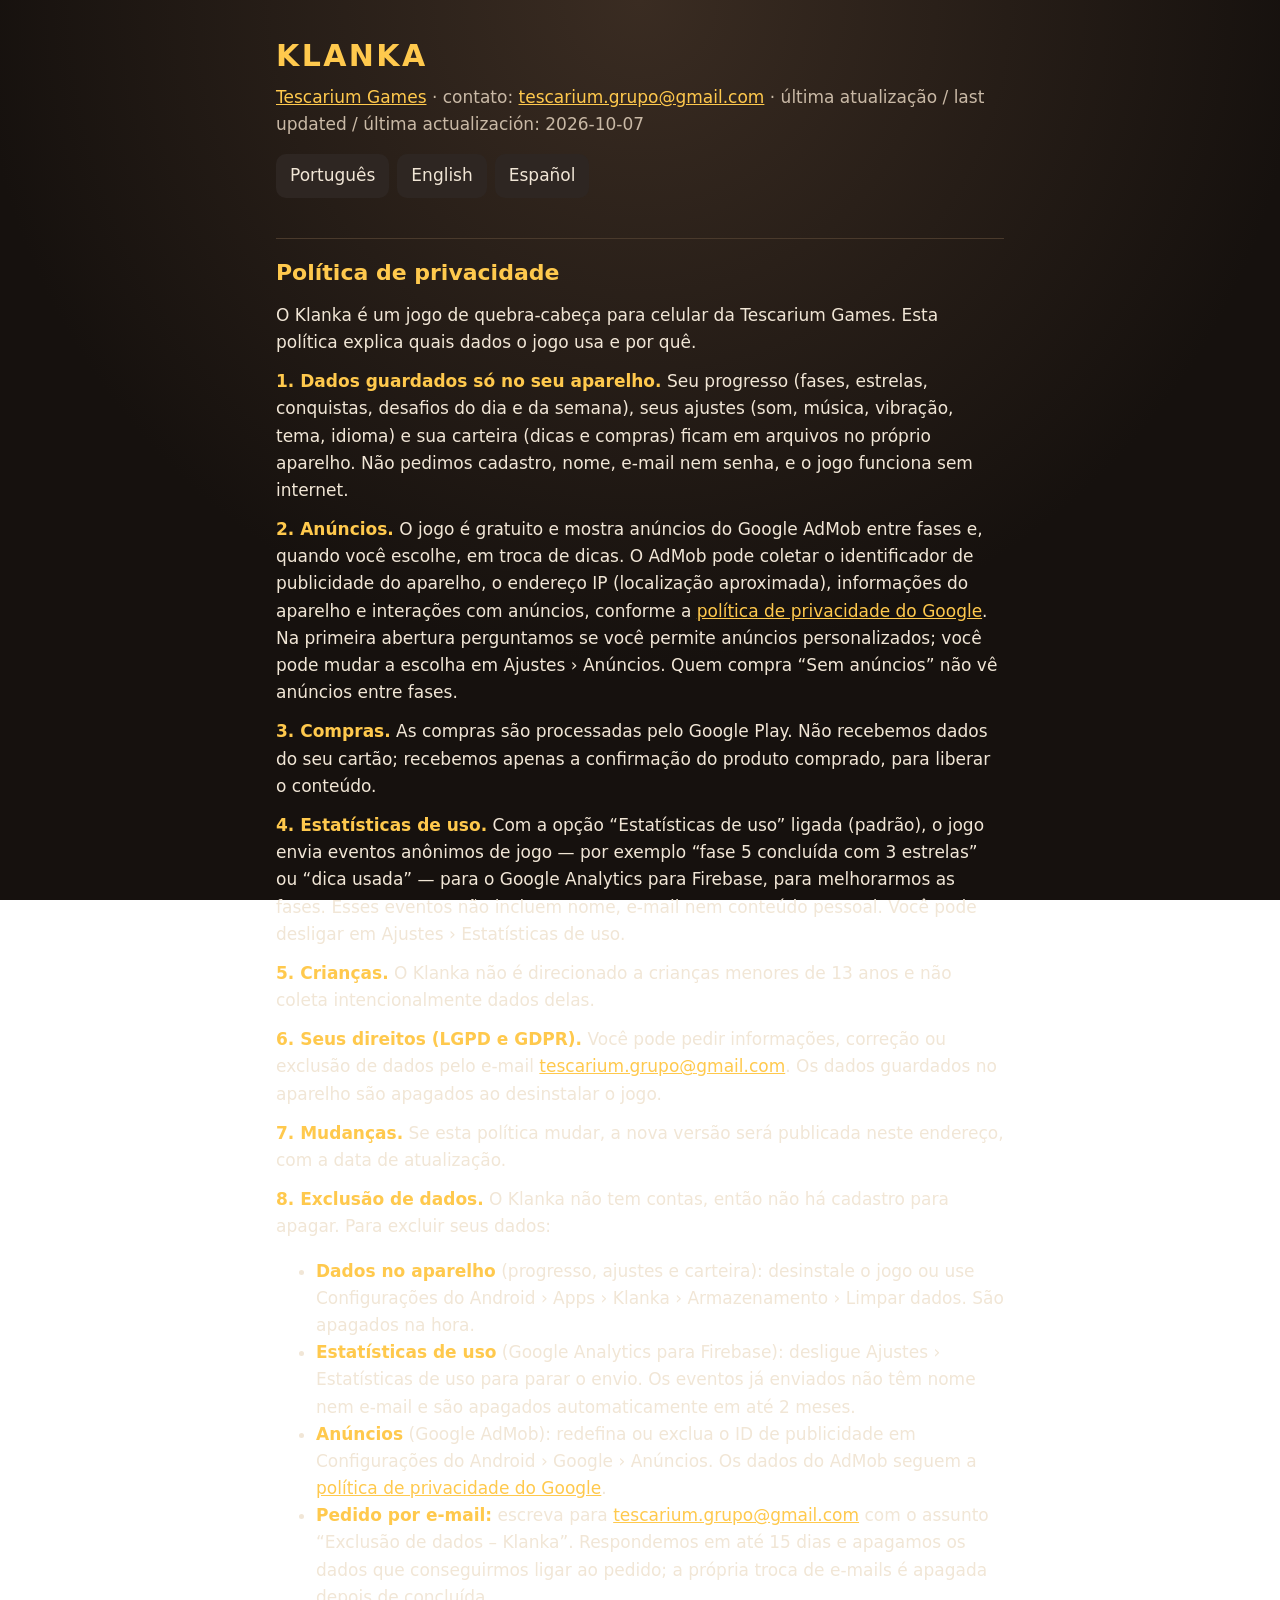
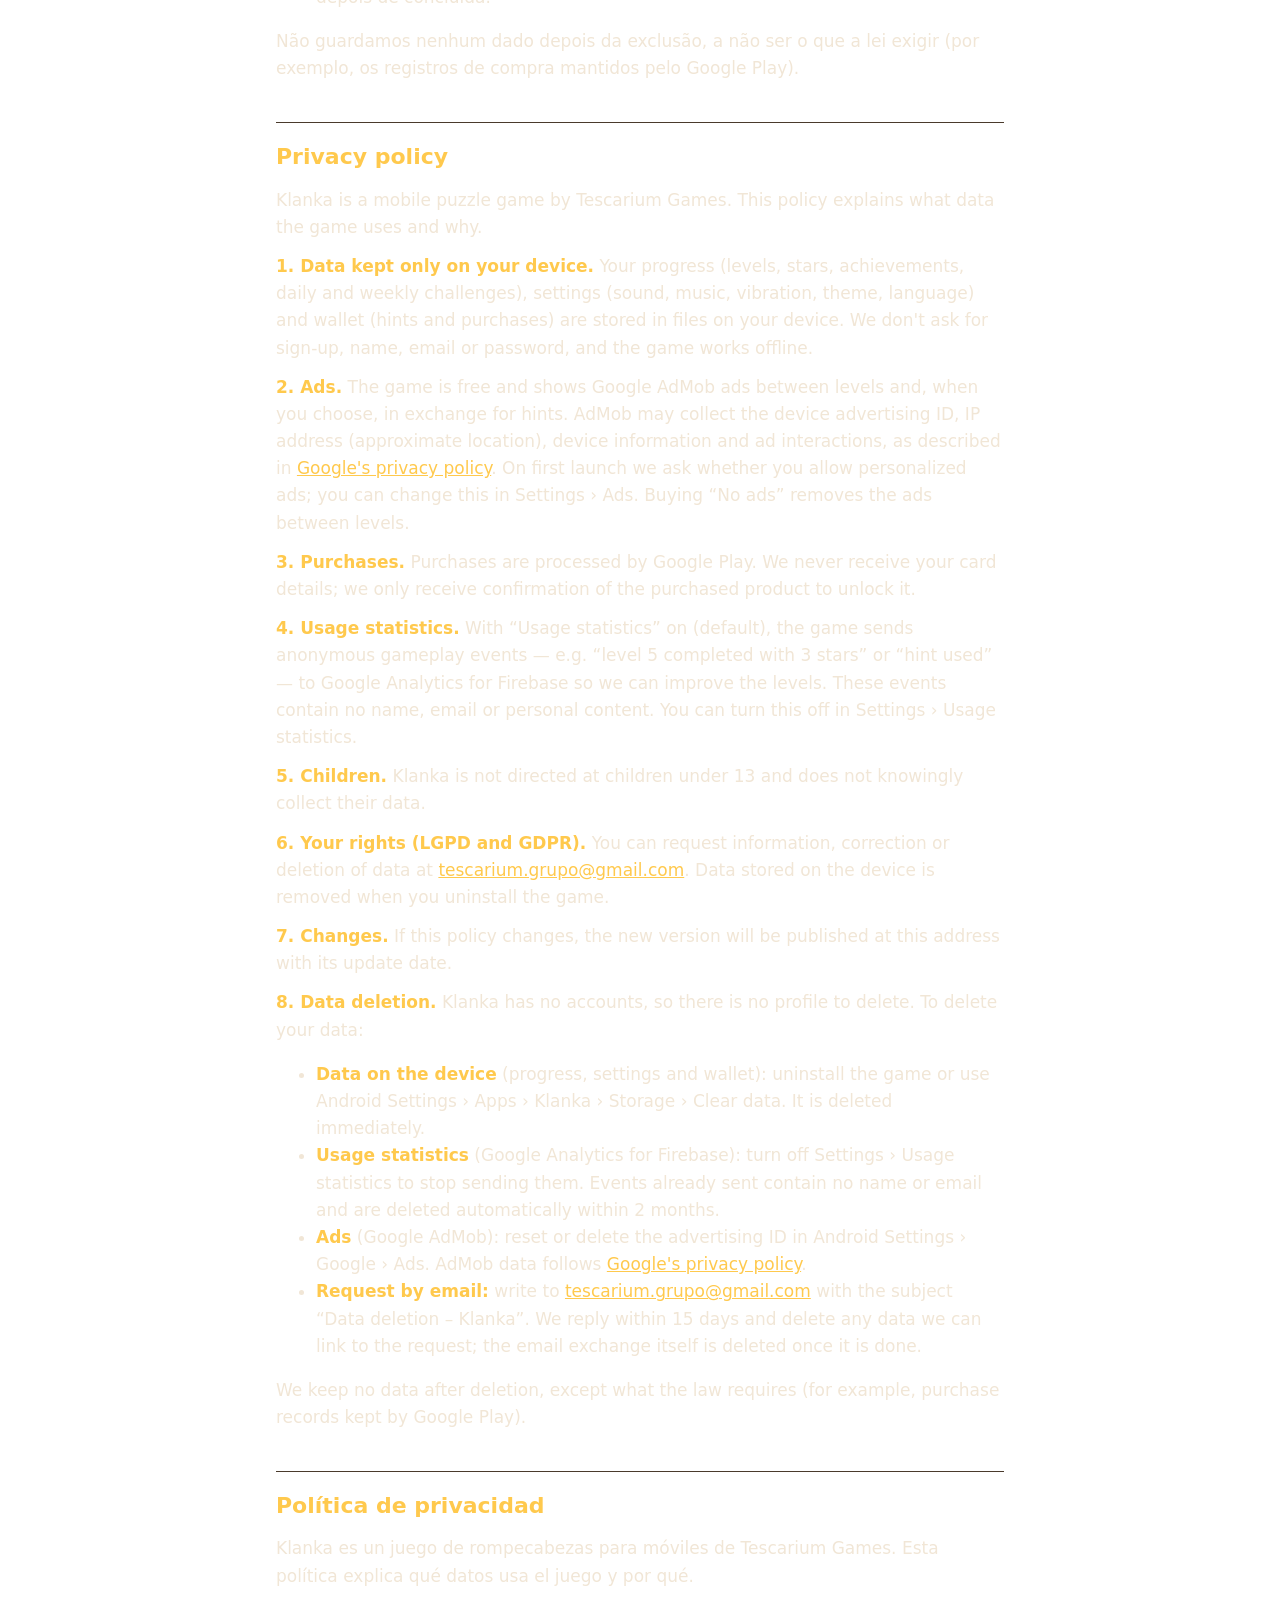
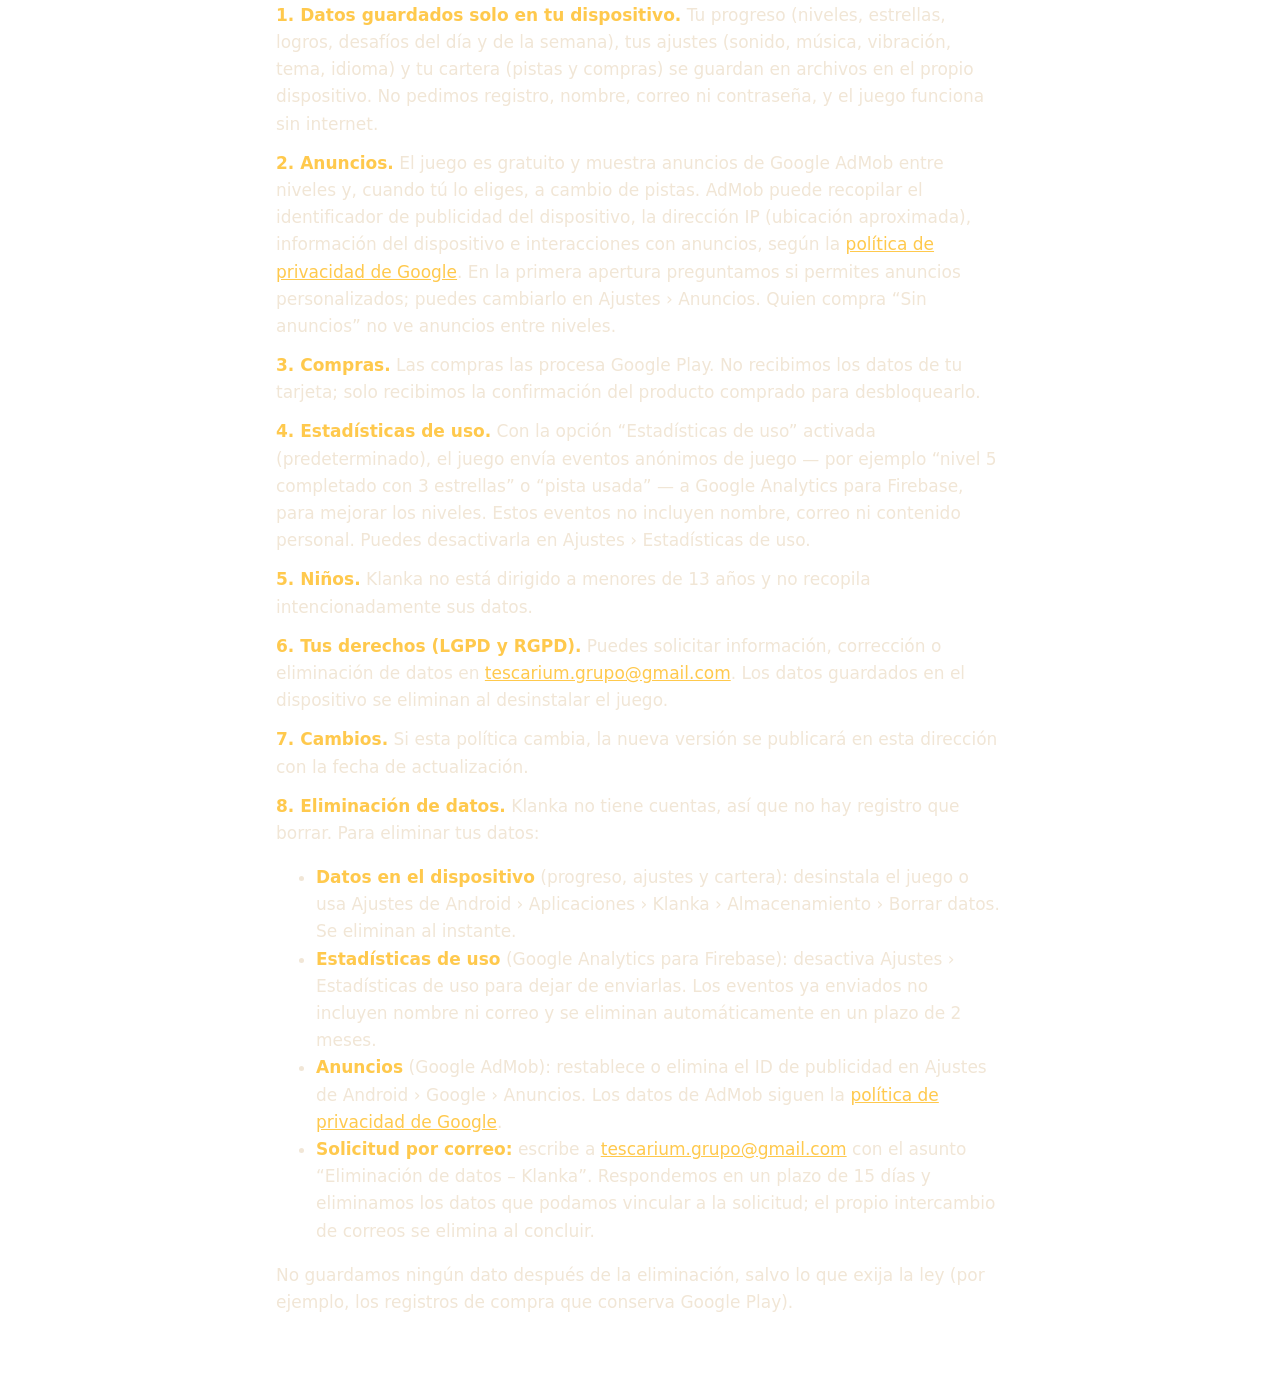
<file: klanka/privacidade/index.html>
<!DOCTYPE html>
<html lang="pt-BR">
<head>
<meta charset="utf-8">
<meta name="viewport" content="width=device-width, initial-scale=1">
<title>Klanka · Política de privacidade</title>
<meta name="description" content="Política de privacidade do jogo Klanka, da Tescarium Games.">
<style>
  :root { --bg: #16110e; --panel: #2e2622; --text: #f1e6d6; --muted: #c9b9a6; --accent: #ffc94d; --line: #4a3a2c; }
  * { box-sizing: border-box; }
  body { margin: 0; background: radial-gradient(circle at 50% 0, #3a2c22 0, var(--bg) 60%) fixed; color: var(--text);
         font: 17px/1.6 "Segoe UI", Roboto, system-ui, sans-serif; }
  main { max-width: 760px; margin: 0 auto; padding: 32px 16px 64px; }
  h1 { color: var(--accent); font-size: 30px; letter-spacing: .08em; text-transform: uppercase; margin: 0 0 4px; }
  h2 { color: var(--accent); font-size: 22px; margin: 40px 0 8px; padding-top: 16px; border-top: 1px solid var(--line); }
  .meta { color: var(--muted); margin: 0 0 16px; }
  nav { display: flex; gap: 8px; flex-wrap: wrap; margin: 16px 0 8px; }
  nav a { background: var(--panel); color: var(--text); text-decoration: none; padding: 8px 14px; border-radius: 10px; }
  nav a:hover { color: var(--accent); }
  section p { margin: 12px 0; }
  strong { color: var(--accent); font-weight: 600; }
  a { color: var(--accent); }
</style>
</head>
<body>
<main>
  <h1>Klanka</h1>
  <p class="meta"><a href="/">Tescarium Games</a> · contato: <a href="mailto:tescarium.grupo@gmail.com">tescarium.grupo@gmail.com</a> · última atualização / last updated / última actualización: 2026-10-07</p>
  <nav><a href="#pt">Português</a><a href="#en">English</a><a href="#es">Español</a></nav>

  <section id="pt" lang="pt-BR">
    <h2>Política de privacidade</h2>
    <p>O Klanka é um jogo de quebra-cabeça para celular da Tescarium Games. Esta política explica quais dados o jogo usa e por quê.</p>
    <p><strong>1. Dados guardados só no seu aparelho.</strong> Seu progresso (fases, estrelas, conquistas, desafios do dia e da semana), seus ajustes (som, música, vibração, tema, idioma) e sua carteira (dicas e compras) ficam em arquivos no próprio aparelho. Não pedimos cadastro, nome, e-mail nem senha, e o jogo funciona sem internet.</p>
    <p><strong>2. Anúncios.</strong> O jogo é gratuito e mostra anúncios do Google AdMob entre fases e, quando você escolhe, em troca de dicas. O AdMob pode coletar o identificador de publicidade do aparelho, o endereço IP (localização aproximada), informações do aparelho e interações com anúncios, conforme a <a href="https://policies.google.com/privacy">política de privacidade do Google</a>. Na primeira abertura perguntamos se você permite anúncios personalizados; você pode mudar a escolha em Ajustes › Anúncios. Quem compra “Sem anúncios” não vê anúncios entre fases.</p>
    <p><strong>3. Compras.</strong> As compras são processadas pelo Google Play. Não recebemos dados do seu cartão; recebemos apenas a confirmação do produto comprado, para liberar o conteúdo.</p>
    <p><strong>4. Estatísticas de uso.</strong> Com a opção “Estatísticas de uso” ligada (padrão), o jogo envia eventos anônimos de jogo — por exemplo “fase 5 concluída com 3 estrelas” ou “dica usada” — para o Google Analytics para Firebase, para melhorarmos as fases. Esses eventos não incluem nome, e-mail nem conteúdo pessoal. Você pode desligar em Ajustes › Estatísticas de uso.</p>
    <p><strong>5. Crianças.</strong> O Klanka não é direcionado a crianças menores de 13 anos e não coleta intencionalmente dados delas.</p>
    <p><strong>6. Seus direitos (LGPD e GDPR).</strong> Você pode pedir informações, correção ou exclusão de dados pelo e-mail <a href="mailto:tescarium.grupo@gmail.com">tescarium.grupo@gmail.com</a>. Os dados guardados no aparelho são apagados ao desinstalar o jogo.</p>
    <p><strong>7. Mudanças.</strong> Se esta política mudar, a nova versão será publicada neste endereço, com a data de atualização.</p>
    <p id="exclusao"><strong>8. Exclusão de dados.</strong> O Klanka não tem contas, então não há cadastro para apagar. Para excluir seus dados:</p>
    <ul>
      <li><strong>Dados no aparelho</strong> (progresso, ajustes e carteira): desinstale o jogo ou use Configurações do Android › Apps › Klanka › Armazenamento › Limpar dados. São apagados na hora.</li>
      <li><strong>Estatísticas de uso</strong> (Google Analytics para Firebase): desligue Ajustes › Estatísticas de uso para parar o envio. Os eventos já enviados não têm nome nem e-mail e são apagados automaticamente em até 2 meses.</li>
      <li><strong>Anúncios</strong> (Google AdMob): redefina ou exclua o ID de publicidade em Configurações do Android › Google › Anúncios. Os dados do AdMob seguem a <a href="https://policies.google.com/privacy">política de privacidade do Google</a>.</li>
      <li><strong>Pedido por e-mail:</strong> escreva para <a href="mailto:tescarium.grupo@gmail.com">tescarium.grupo@gmail.com</a> com o assunto “Exclusão de dados – Klanka”. Respondemos em até 15 dias e apagamos os dados que conseguirmos ligar ao pedido; a própria troca de e-mails é apagada depois de concluída.</li>
    </ul>
    <p>Não guardamos nenhum dado depois da exclusão, a não ser o que a lei exigir (por exemplo, os registros de compra mantidos pelo Google Play).</p>
  </section>

  <section id="en" lang="en">
    <h2>Privacy policy</h2>
    <p>Klanka is a mobile puzzle game by Tescarium Games. This policy explains what data the game uses and why.</p>
    <p><strong>1. Data kept only on your device.</strong> Your progress (levels, stars, achievements, daily and weekly challenges), settings (sound, music, vibration, theme, language) and wallet (hints and purchases) are stored in files on your device. We don't ask for sign-up, name, email or password, and the game works offline.</p>
    <p><strong>2. Ads.</strong> The game is free and shows Google AdMob ads between levels and, when you choose, in exchange for hints. AdMob may collect the device advertising ID, IP address (approximate location), device information and ad interactions, as described in <a href="https://policies.google.com/privacy">Google's privacy policy</a>. On first launch we ask whether you allow personalized ads; you can change this in Settings › Ads. Buying “No ads” removes the ads between levels.</p>
    <p><strong>3. Purchases.</strong> Purchases are processed by Google Play. We never receive your card details; we only receive confirmation of the purchased product to unlock it.</p>
    <p><strong>4. Usage statistics.</strong> With “Usage statistics” on (default), the game sends anonymous gameplay events — e.g. “level 5 completed with 3 stars” or “hint used” — to Google Analytics for Firebase so we can improve the levels. These events contain no name, email or personal content. You can turn this off in Settings › Usage statistics.</p>
    <p><strong>5. Children.</strong> Klanka is not directed at children under 13 and does not knowingly collect their data.</p>
    <p><strong>6. Your rights (LGPD and GDPR).</strong> You can request information, correction or deletion of data at <a href="mailto:tescarium.grupo@gmail.com">tescarium.grupo@gmail.com</a>. Data stored on the device is removed when you uninstall the game.</p>
    <p><strong>7. Changes.</strong> If this policy changes, the new version will be published at this address with its update date.</p>
    <p id="deletion"><strong>8. Data deletion.</strong> Klanka has no accounts, so there is no profile to delete. To delete your data:</p>
    <ul>
      <li><strong>Data on the device</strong> (progress, settings and wallet): uninstall the game or use Android Settings › Apps › Klanka › Storage › Clear data. It is deleted immediately.</li>
      <li><strong>Usage statistics</strong> (Google Analytics for Firebase): turn off Settings › Usage statistics to stop sending them. Events already sent contain no name or email and are deleted automatically within 2 months.</li>
      <li><strong>Ads</strong> (Google AdMob): reset or delete the advertising ID in Android Settings › Google › Ads. AdMob data follows <a href="https://policies.google.com/privacy">Google's privacy policy</a>.</li>
      <li><strong>Request by email:</strong> write to <a href="mailto:tescarium.grupo@gmail.com">tescarium.grupo@gmail.com</a> with the subject “Data deletion – Klanka”. We reply within 15 days and delete any data we can link to the request; the email exchange itself is deleted once it is done.</li>
    </ul>
    <p>We keep no data after deletion, except what the law requires (for example, purchase records kept by Google Play).</p>
  </section>

  <section id="es" lang="es">
    <h2>Política de privacidad</h2>
    <p>Klanka es un juego de rompecabezas para móviles de Tescarium Games. Esta política explica qué datos usa el juego y por qué.</p>
    <p><strong>1. Datos guardados solo en tu dispositivo.</strong> Tu progreso (niveles, estrellas, logros, desafíos del día y de la semana), tus ajustes (sonido, música, vibración, tema, idioma) y tu cartera (pistas y compras) se guardan en archivos en el propio dispositivo. No pedimos registro, nombre, correo ni contraseña, y el juego funciona sin internet.</p>
    <p><strong>2. Anuncios.</strong> El juego es gratuito y muestra anuncios de Google AdMob entre niveles y, cuando tú lo eliges, a cambio de pistas. AdMob puede recopilar el identificador de publicidad del dispositivo, la dirección IP (ubicación aproximada), información del dispositivo e interacciones con anuncios, según la <a href="https://policies.google.com/privacy">política de privacidad de Google</a>. En la primera apertura preguntamos si permites anuncios personalizados; puedes cambiarlo en Ajustes › Anuncios. Quien compra “Sin anuncios” no ve anuncios entre niveles.</p>
    <p><strong>3. Compras.</strong> Las compras las procesa Google Play. No recibimos los datos de tu tarjeta; solo recibimos la confirmación del producto comprado para desbloquearlo.</p>
    <p><strong>4. Estadísticas de uso.</strong> Con la opción “Estadísticas de uso” activada (predeterminado), el juego envía eventos anónimos de juego — por ejemplo “nivel 5 completado con 3 estrellas” o “pista usada” — a Google Analytics para Firebase, para mejorar los niveles. Estos eventos no incluyen nombre, correo ni contenido personal. Puedes desactivarla en Ajustes › Estadísticas de uso.</p>
    <p><strong>5. Niños.</strong> Klanka no está dirigido a menores de 13 años y no recopila intencionadamente sus datos.</p>
    <p><strong>6. Tus derechos (LGPD y RGPD).</strong> Puedes solicitar información, corrección o eliminación de datos en <a href="mailto:tescarium.grupo@gmail.com">tescarium.grupo@gmail.com</a>. Los datos guardados en el dispositivo se eliminan al desinstalar el juego.</p>
    <p><strong>7. Cambios.</strong> Si esta política cambia, la nueva versión se publicará en esta dirección con la fecha de actualización.</p>
    <p id="eliminacion"><strong>8. Eliminación de datos.</strong> Klanka no tiene cuentas, así que no hay registro que borrar. Para eliminar tus datos:</p>
    <ul>
      <li><strong>Datos en el dispositivo</strong> (progreso, ajustes y cartera): desinstala el juego o usa Ajustes de Android › Aplicaciones › Klanka › Almacenamiento › Borrar datos. Se eliminan al instante.</li>
      <li><strong>Estadísticas de uso</strong> (Google Analytics para Firebase): desactiva Ajustes › Estadísticas de uso para dejar de enviarlas. Los eventos ya enviados no incluyen nombre ni correo y se eliminan automáticamente en un plazo de 2 meses.</li>
      <li><strong>Anuncios</strong> (Google AdMob): restablece o elimina el ID de publicidad en Ajustes de Android › Google › Anuncios. Los datos de AdMob siguen la <a href="https://policies.google.com/privacy">política de privacidad de Google</a>.</li>
      <li><strong>Solicitud por correo:</strong> escribe a <a href="mailto:tescarium.grupo@gmail.com">tescarium.grupo@gmail.com</a> con el asunto “Eliminación de datos – Klanka”. Respondemos en un plazo de 15 días y eliminamos los datos que podamos vincular a la solicitud; el propio intercambio de correos se elimina al concluir.</li>
    </ul>
    <p>No guardamos ningún dato después de la eliminación, salvo lo que exija la ley (por ejemplo, los registros de compra que conserva Google Play).</p>
  </section>
</main>
</body>
</html>
</file>
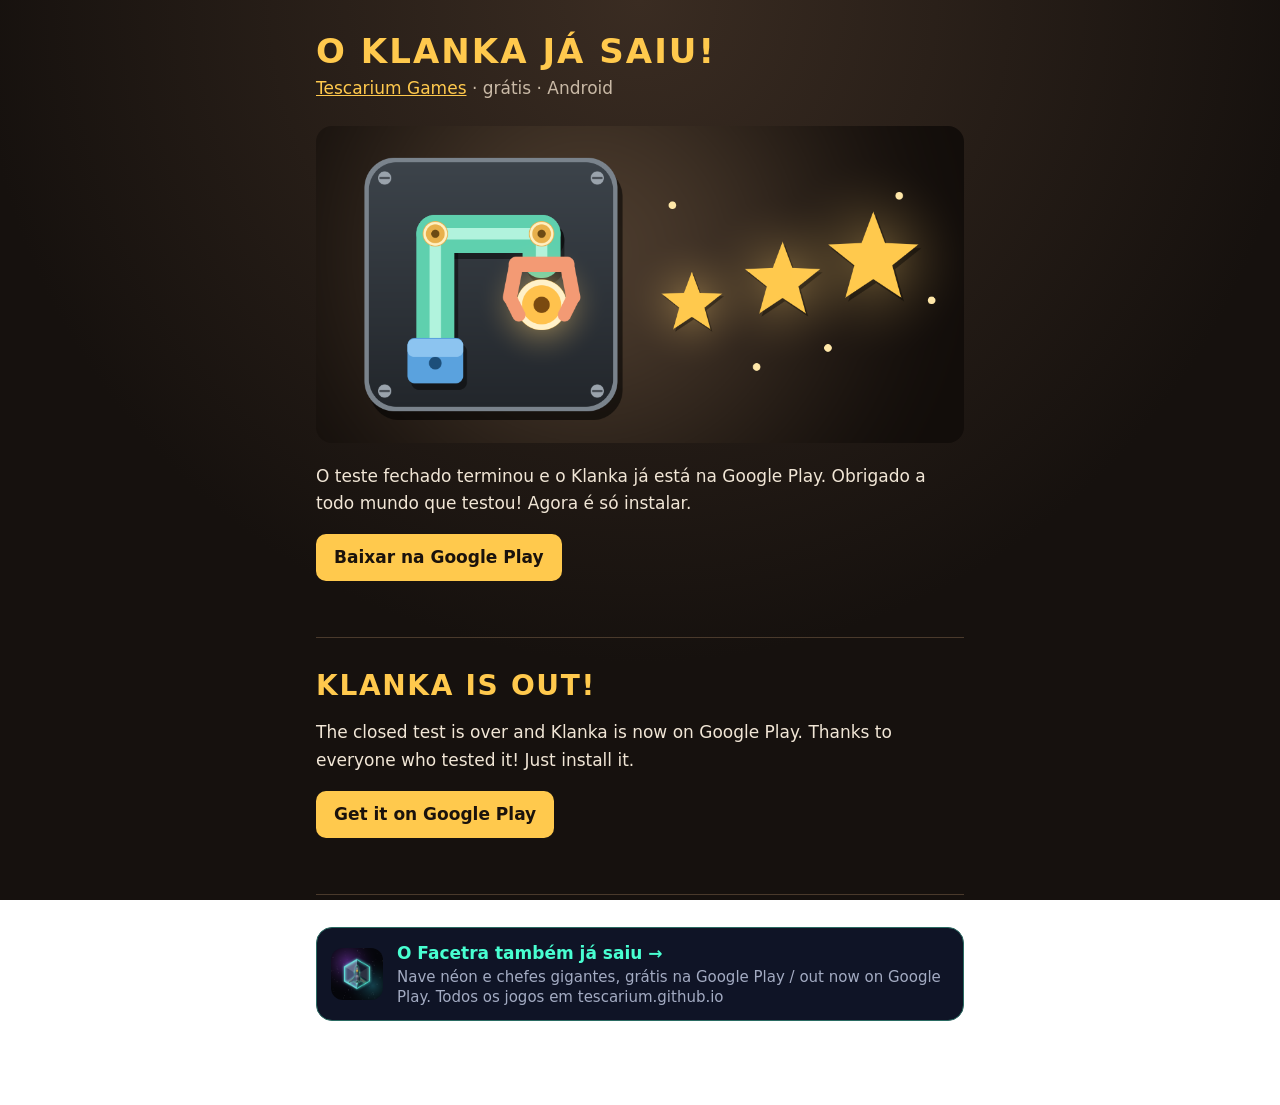
<file: klanka/testar/index.html>
<!DOCTYPE html>
<html lang="pt-BR">
<head>
<meta charset="utf-8">
<meta name="viewport" content="width=device-width, initial-scale=1">
<title>Klanka · Já na Google Play</title>
<meta name="description" content="O Klanka, quebra-cabeça de montar braços mecânicos da Tescarium Games, já está na Google Play.">
<style>
  :root { --bg: #16110e; --panel: #2e2622; --text: #f1e6d6; --muted: #c9b9a6; --accent: #ffc94d; --green: #5fd0ae; --line: #4a3a2c; }
  * { box-sizing: border-box; }
  body { margin: 0; background: radial-gradient(circle at 50% 0, #3a2c22 0, var(--bg) 60%) fixed; color: var(--text);
         font: 17px/1.6 "Segoe UI", Roboto, system-ui, sans-serif; }
  main { max-width: 680px; margin: 0 auto; padding: 32px 16px 64px; }
  h1 { color: var(--accent); font-size: 34px; letter-spacing: .06em; text-transform: uppercase; margin: 0 0 4px; line-height: 1.15; }
  .meta { color: var(--muted); margin: 0 0 24px; }
  .passo { background: var(--panel); border-radius: 16px; padding: 18px 20px; margin: 14px 0; display: flex; gap: 16px; align-items: flex-start; }
  .num { flex: none; width: 44px; height: 44px; border-radius: 12px; background: var(--accent); color: #1a120c; font-weight: 700; font-size: 22px; display: grid; place-items: center; }
  .passo h2 { margin: 0 0 4px; font-size: 20px; }
  .passo p { margin: 0 0 10px; color: var(--muted); }
  a.botao { display: inline-block; background: var(--accent); color: #1a120c; font-weight: 700; text-decoration: none; padding: 10px 18px; border-radius: 10px; }
  a.botao:hover { filter: brightness(1.08); }
  h3 { color: var(--accent); margin: 32px 0 6px; font-size: 18px; }
  ul { padding-left: 20px; margin: 6px 0; }
  li { margin: 4px 0; }
  a { color: var(--accent); }
  img.arte { width: 100%; border-radius: 16px; display: block; margin: 8px 0 20px; }
  html { scroll-behavior: smooth; }
  .langs { display: flex; gap: 8px; margin: 0 0 18px; }
  .langs a { background: var(--panel); color: var(--text); text-decoration: none; padding: 6px 14px; border-radius: 10px; font-size: 15px; }
  section + section { margin-top: 56px; padding-top: 32px; border-top: 1px solid var(--line); }
  .outro { display: flex; align-items: center; gap: 14px; background: #0f1426; border: 1px solid #2a6b62; border-radius: 16px; padding: 12px 14px; margin: 0 0 20px; color: #e8ebf5; text-decoration: none; }
  .outro img { width: 52px; height: 52px; border-radius: 12px; flex: none; }
  .outro b { display: block; color: #48ffd1; font-size: 17px; }
  .outro span { display: block; color: #a3abc2; font-size: 15px; line-height: 1.35; }
  .outro:hover { border-color: #48ffd1; }
</style>
</head>
<body>
<main>
  <!-- O teste fechado acabou (Klanka publicado em 2026-11-02). O endereco fica porque posts antigos apontam para ca. -->
  <h1>O Klanka já saiu!</h1>
  <p class="meta"><a href="/">Tescarium Games</a> · grátis · Android</p>
  <img class="arte" src="../arte.png" alt="Klanka: braço mecânico montado na chapa, com três estrelas">
  <section id="pt" lang="pt-BR">
  <p>O teste fechado terminou e o Klanka já está na Google Play. Obrigado a todo mundo que testou! Agora é só instalar.</p>
  <p><a class="botao" href="https://play.google.com/store/apps/details?id=com.tescarium.klanka">Baixar na Google Play</a></p>
  </section>
  <section id="en" lang="en">
  <h1 style="font-size:28px">Klanka is out!</h1>
  <p>The closed test is over and Klanka is now on Google Play. Thanks to everyone who tested it! Just install it.</p>
  <p><a class="botao" href="https://play.google.com/store/apps/details?id=com.tescarium.klanka">Get it on Google Play</a></p>
  </section>
  <section>
  <!-- Aviso para quem chega pelo link do Instagram: o Facetra saiu na Google Play em 2026-11-10. -->
  <a class="outro" href="https://play.google.com/store/apps/details?id=com.tescarium.facetra"><img src="/img/facetra-icone.png" alt="" width="52" height="52"><div><b>O Facetra também já saiu →</b><span>Nave néon e chefes gigantes, grátis na Google Play / out now on Google Play. Todos os jogos em tescarium.github.io</span></div></a>
  </section>
</main>
</body>
</html>
</file>
<file: estilo.css>
/* Site da Tescarium — opção B "Noite" (D-139, 2026-10-06).
   Tema escuro de propósito: cada jogo aparece numa faixa com o próprio visual (molde .jogo + cores por jogo).
   Fontes locais (licença OFL em fonts/). */
@font-face{font-family:"Albert Sans";src:url("/fonts/albert-sans.woff2") format("woff2");font-weight:400 700;font-display:swap}
@font-face{font-family:"Chakra Petch";src:url("/fonts/chakra-petch-600.ttf") format("truetype");font-weight:600;font-display:swap}
@font-face{font-family:"Barlow Semi Condensed";src:url("/fonts/barlow-semi-condensed-700.ttf") format("truetype");font-weight:700;font-display:swap}

:root{
  color-scheme:dark;
  --bg:#15181C; --panel:#1C2025; --line:#2A2F36; --text:#EEEFEA; --muted:#A9ADB4; --amber:#F4B02A;
  --b-bg:#0B0E13; --b-gold:#D9A94F; --b-text:#C5C9D0;
  --sans:"Albert Sans","Segoe UI",system-ui,sans-serif;
  --brand:"Chakra Petch","Segoe UI",sans-serif;
  --klanka:"Barlow Semi Condensed","Arial Narrow","Segoe UI",sans-serif;
  --mono:ui-monospace,"Cascadia Mono",Consolas,monospace;
}
*{box-sizing:border-box}
html{scroll-behavior:smooth}
@media (prefers-reduced-motion:reduce){html{scroll-behavior:auto}}
body{margin:0;background:var(--bg);color:var(--text);font:16px/1.6 var(--sans)}
img{display:block;max-width:100%;height:auto}
a{color:inherit}
a:focus-visible,button:focus-visible{outline:2px solid var(--amber);outline-offset:3px;border-radius:4px}
.px{image-rendering:pixelated}
.wrap{max-width:1160px;margin:0 auto;padding:0 28px}
.skip{position:absolute;left:-9999px;top:8px;background:var(--amber);color:#1E2227;padding:8px 14px;border-radius:6px;font-weight:600;z-index:10}
.skip:focus{left:12px}
.eyebrow{font:600 12px/1.4 var(--mono);letter-spacing:.14em;text-transform:uppercase}

/* topo */
.top{display:flex;align-items:center;justify-content:space-between;gap:16px;padding-top:22px;padding-bottom:22px}
.top .logo img{height:30px;width:auto}
.top nav{display:flex;align-items:center;gap:22px;font-size:15px}
.top nav a{text-decoration:none;color:#B9BCC2}
.top nav a:hover{color:var(--text)}
.top nav .lang{border:1px solid var(--line);border-radius:999px;padding:3px 11px;font-size:13px;font-weight:600;letter-spacing:.06em;color:var(--text)}
@media (max-width:700px){.top nav{gap:14px;font-size:14px}.top nav .sec{display:none}}
@media (max-width:420px){.top nav .opt{display:none}}

/* estúdio */
.studio{padding-top:36px;padding-bottom:56px}
.studio h1{font:600 clamp(30px,4.6vw,50px)/1.08 var(--brand);margin:0 0 14px;max-width:22ch;text-wrap:balance}
.studio p{margin:0;max-width:62ch;color:var(--muted);font-size:18px}

/* ===== molde da faixa de um jogo ===== */
.jogo{color:var(--g-text);padding:64px 0 72px}
.g-hero{display:grid;grid-template-columns:repeat(auto-fit,minmax(min(100%,360px),1fr));gap:40px;align-items:center}
.g-text{display:flex;flex-direction:column;gap:16px}
.g-name{display:flex;align-items:center;gap:16px}
.g-name img{width:72px;height:72px;border-radius:17px;box-shadow:0 6px 18px rgba(0,0,0,.45)}
.g-name h2{margin:0;font:var(--g-title-weight) clamp(40px,6vw,56px)/1 var(--g-title-font);letter-spacing:var(--g-title-ls);color:var(--g-title-color);text-shadow:var(--g-title-glow,none)}
.g-lead{margin:0;font-size:20px;line-height:1.45;max-width:36ch}
.g-desc{margin:0;color:var(--g-muted);max-width:56ch}
.g-actions{display:flex;flex-wrap:wrap;align-items:center;gap:12px 20px;margin-top:4px}
.cta{display:inline-flex;flex-direction:column;gap:2px;padding:12px 20px 11px;border-radius:12px;background:var(--g-accent);color:var(--g-on-accent);text-decoration:none;box-shadow:var(--g-cta-glow,none)}
.cta b{display:flex;align-items:center;gap:10px;font:var(--g-cta-weight) 18px/1.2 var(--g-cta-font);letter-spacing:.07em;text-transform:uppercase}
.cta b svg{width:20px;height:20px;flex:none}
.cta small{font-size:13px;opacity:.8}
.cta:hover{filter:brightness(1.07)}
.g-actions > a:not(.cta){color:var(--g-muted);font-size:15px}
.phones{display:flex;justify-content:center;align-items:flex-end;gap:16px}
.phone{border-radius:20px;border:3px solid var(--g-phone);box-shadow:0 14px 34px rgba(0,0,0,.5);background:#000}
.phones .phone{width:30%;max-width:170px}
.phones .phone.mid{width:35%;max-width:200px;margin-bottom:18px}

.g-how{margin-top:64px;display:grid;grid-template-columns:repeat(auto-fit,minmax(min(100%,240px),1fr));gap:14px}
.step{background:var(--g-card);border:1px solid var(--g-card-line);border-radius:14px;padding:20px 22px;display:flex;flex-direction:column;gap:6px}
.step b{font:var(--g-cta-weight) 22px var(--g-cta-font);letter-spacing:.08em;text-transform:uppercase;color:var(--g-accent)}
.step span{color:var(--g-muted);font-size:15px}
.step i{font:600 12px var(--mono);font-style:normal;letter-spacing:.12em;color:var(--g-num)}

.g-feats{margin:40px 0 0;padding:0;list-style:none;display:grid;grid-template-columns:repeat(auto-fit,minmax(min(100%,300px),1fr));gap:12px 32px}
.g-feats li{display:flex;gap:12px;align-items:flex-start}
.g-feats li::before{content:"";flex:none;width:10px;height:10px;margin-top:8px;border-radius:2px;background:var(--g-bullet,var(--g-accent))}

.g-shots{margin-top:48px}
.g-shots h3{margin:0 0 16px;font:var(--g-cta-weight) 18px var(--g-cta-font);letter-spacing:.12em;text-transform:uppercase;color:var(--g-muted)}
.shots{display:grid;grid-auto-flow:column;grid-auto-columns:minmax(150px,1fr);gap:16px;overflow-x:auto;padding-bottom:10px;scroll-snap-type:x mandatory}
.shots figure{margin:0;scroll-snap-align:start;display:flex;flex-direction:column;gap:8px}
.shots figcaption{font-size:14px;color:var(--g-muted)}

/* Facetra: néon do "Casco Prismático" */
.facetra{
  --g-text:#E8EBF5; --g-muted:#A3ABC2; --g-accent:#48FFD1; --g-on-accent:#022019; --g-bullet:#FFD166;
  --g-card:rgba(15,20,38,.78); --g-card-line:#222C49; --g-num:#7280A8; --g-phone:#26304F;
  --g-title-font:var(--brand); --g-title-weight:600; --g-title-ls:.12em; --g-title-color:#E6FFF8;
  --g-title-glow:0 0 22px rgba(72,255,209,.55),0 0 3px rgba(72,255,209,.9);
  --g-cta-font:var(--brand); --g-cta-weight:600; --g-cta-glow:0 0 24px rgba(72,255,209,.35);
  background:radial-gradient(ellipse 55% 50% at 80% 28%,rgba(91,42,134,.6) 0%,transparent 70%),radial-gradient(ellipse 50% 45% at 15% 88%,rgba(31,107,122,.45) 0%,transparent 70%),#05060B;
}
/* Klanka: "Bancada iluminada" */
.klanka{
  --g-text:#F1E6D6; --g-muted:#CDBFAE; --g-accent:#FFC94D; --g-on-accent:#2A1E10;
  --g-card:rgba(46,38,34,.72); --g-card-line:#4A3C33; --g-num:#9C8A76; --g-phone:#3A302A;
  --g-title-font:var(--klanka); --g-title-weight:700; --g-title-ls:.14em; --g-title-color:#FFC94D;
  --g-cta-font:var(--klanka); --g-cta-weight:700;
  background:radial-gradient(ellipse 70% 60% at 72% 38%,#4A3424 0%,#2A1E17 38%,#16110E 78%);
}

/* ===== Brinegast ===== */
.brinegast{background:var(--b-bg)}
.b-scene{position:relative;min-height:min(78vh,620px);display:flex;align-items:flex-end;overflow:hidden}
.b-scene > img{position:absolute;inset:0;width:100%;height:100%;object-fit:cover}
.b-scene::after{content:"";position:absolute;inset:0;background:linear-gradient(90deg,rgba(9,11,15,.94) 0%,rgba(9,11,15,.72) 36%,rgba(9,11,15,0) 68%),linear-gradient(0deg,rgba(11,14,19,1) 0%,rgba(11,14,19,0) 30%)}
.b-text{position:relative;z-index:1;padding-top:48px;padding-bottom:48px;width:100%}
.b-text > div{max-width:540px;display:flex;flex-direction:column;gap:12px}
.b-text .eyebrow{color:var(--b-gold)}
.b-text h2{margin:0;font:600 clamp(40px,6vw,60px)/1 var(--brand);letter-spacing:.05em}
.b-text p{margin:0;color:var(--b-text);font-size:18px}
@media (max-width:720px){.b-scene::after{background:linear-gradient(0deg,rgba(9,11,15,.96) 0%,rgba(9,11,15,.8) 45%,rgba(9,11,15,.2) 100%)}}
.b-more{display:grid;grid-template-columns:minmax(0,300px) 1fr;gap:40px;align-items:center;padding-top:40px;padding-bottom:72px}
@media (max-width:720px){.b-more{grid-template-columns:1fr}.b-more .portrait{max-width:260px}}
.portrait{border-radius:14px;border:1px solid #232831}
.b-more h3{margin:0 0 14px;font:600 22px var(--brand);color:var(--text)}
.b-more ul{margin:0;padding:0;list-style:none;display:flex;flex-direction:column;gap:12px}
.b-more li{display:flex;gap:12px;color:var(--b-text)}
.b-more li::before{content:"";flex:none;width:10px;height:10px;margin-top:8px;border-radius:2px;background:var(--b-gold)}
.b-more li b{color:var(--text);font-weight:600}
.b-note{margin:20px 0 0;color:#8D929A;font-size:15px}

/* contato e rodapé */
.contact{padding-top:64px;padding-bottom:64px;display:grid;grid-template-columns:repeat(auto-fit,minmax(min(100%,320px),1fr));gap:24px 48px;align-items:center}
.contact h2{margin:0 0 8px;font:600 28px var(--brand)}
.contact p{margin:0;color:var(--muted)}
.links{display:flex;flex-wrap:wrap;gap:12px}
.mail{display:inline-flex;align-items:center;gap:10px;padding:14px 20px;border-radius:12px;border:1px solid var(--line);background:var(--panel);text-decoration:none;font-weight:600;font-size:17px}
.mail:hover{border-color:var(--amber)}
.mail svg{width:20px;height:20px;color:var(--amber)}
footer{border-top:1px solid var(--line)}
footer .wrap{display:flex;flex-wrap:wrap;justify-content:space-between;align-items:center;gap:12px 24px;padding-top:22px;padding-bottom:28px;font-size:14px;color:#8D929A}
footer img{height:22px;width:auto;opacity:.85}
footer nav{display:flex;flex-wrap:wrap;gap:8px 20px}
footer a{color:#B9BCC2}
</file>
